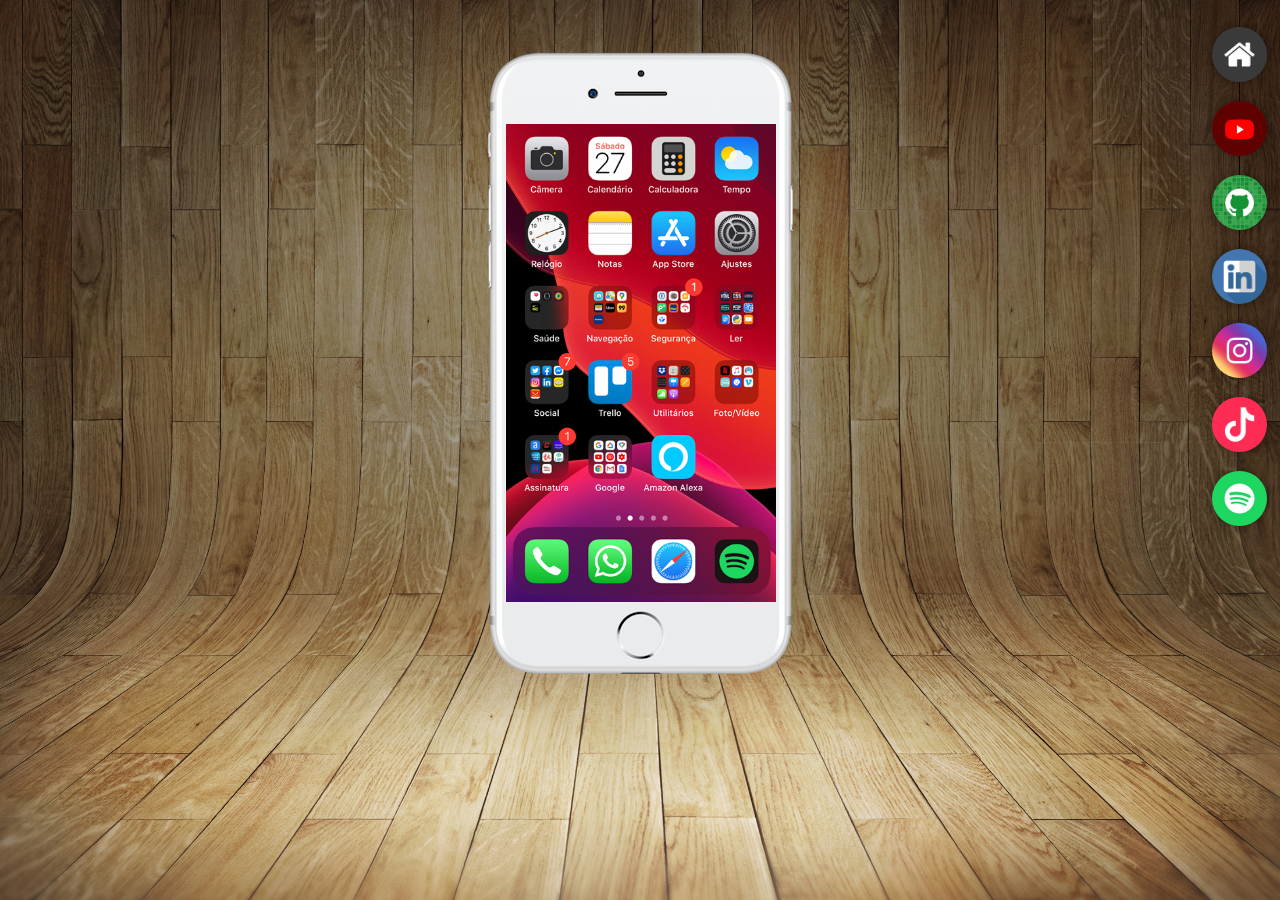
<file: index.html>
<!DOCTYPE html>
<html lang="pt-br">
<head>
    <meta charset="UTF-8">
    <meta name="viewport" content="width=device-width, initial-scale=1.0">
    <link rel="stylesheet" href="styles/style.css">
    <link rel="shortcut icon" href="favicon.ico" type="image/x-icon">
    <title>Projeto Redes Sociais</title>
</head>
<body>
    <main>
        <div id="div-iphone">

            <img id="img-iphone" src="imagens/frame-iphone.png" alt="iPhone Frame com tela preta">
            
            <iframe name="iframe" src="pags/pag-home.html" frameborder="0">
                <p>Seu navegador não suporta iframes.</p>
            </iframe>

        </div>

        <div id="div-botoes">
            
            <a href="pags/pag-home.html" target="iframe">
                <img class="botao" src="imagens/logo-home.jpg" alt="Botão Home">
            </a> <br>

            <a href="pags/pag-yt.html" target="iframe">
                <img class="botao" src="imagens/logo-youtube.jpg" alt="Botão Youtube">
            </a> <br>

            <a href="pags/pag-github.html" target="iframe">
                <img class="botao" src="imagens/logo-github.jpg" alt="Botão ">
            </a> <br>
            
            <a href="pags/pag-linkedin.html " target="iframe">
                <img class="botao" src="imagens/logo-linkedin.png" alt="Botão ">
            </a> <br>

            <a href="pags/pag-instagram.html" target="iframe">
                <img class="botao" src="imagens/logo-instagram.jpg" alt="Botão ">
            </a> <br>

            <a href="pags/pag-tiktok.html" target="iframe">
                <img class="botao" src="imagens/logo-tiktok.png" alt="Botão ">
            </a> <br>

            <a href="pags/pag-spotify.html" target="iframe">
                <img class="botao" src="imagens/logo-spotify.jpg" alt="Botão ">
            </a>


        </div>
    </main>
</body>
</html>
</file>
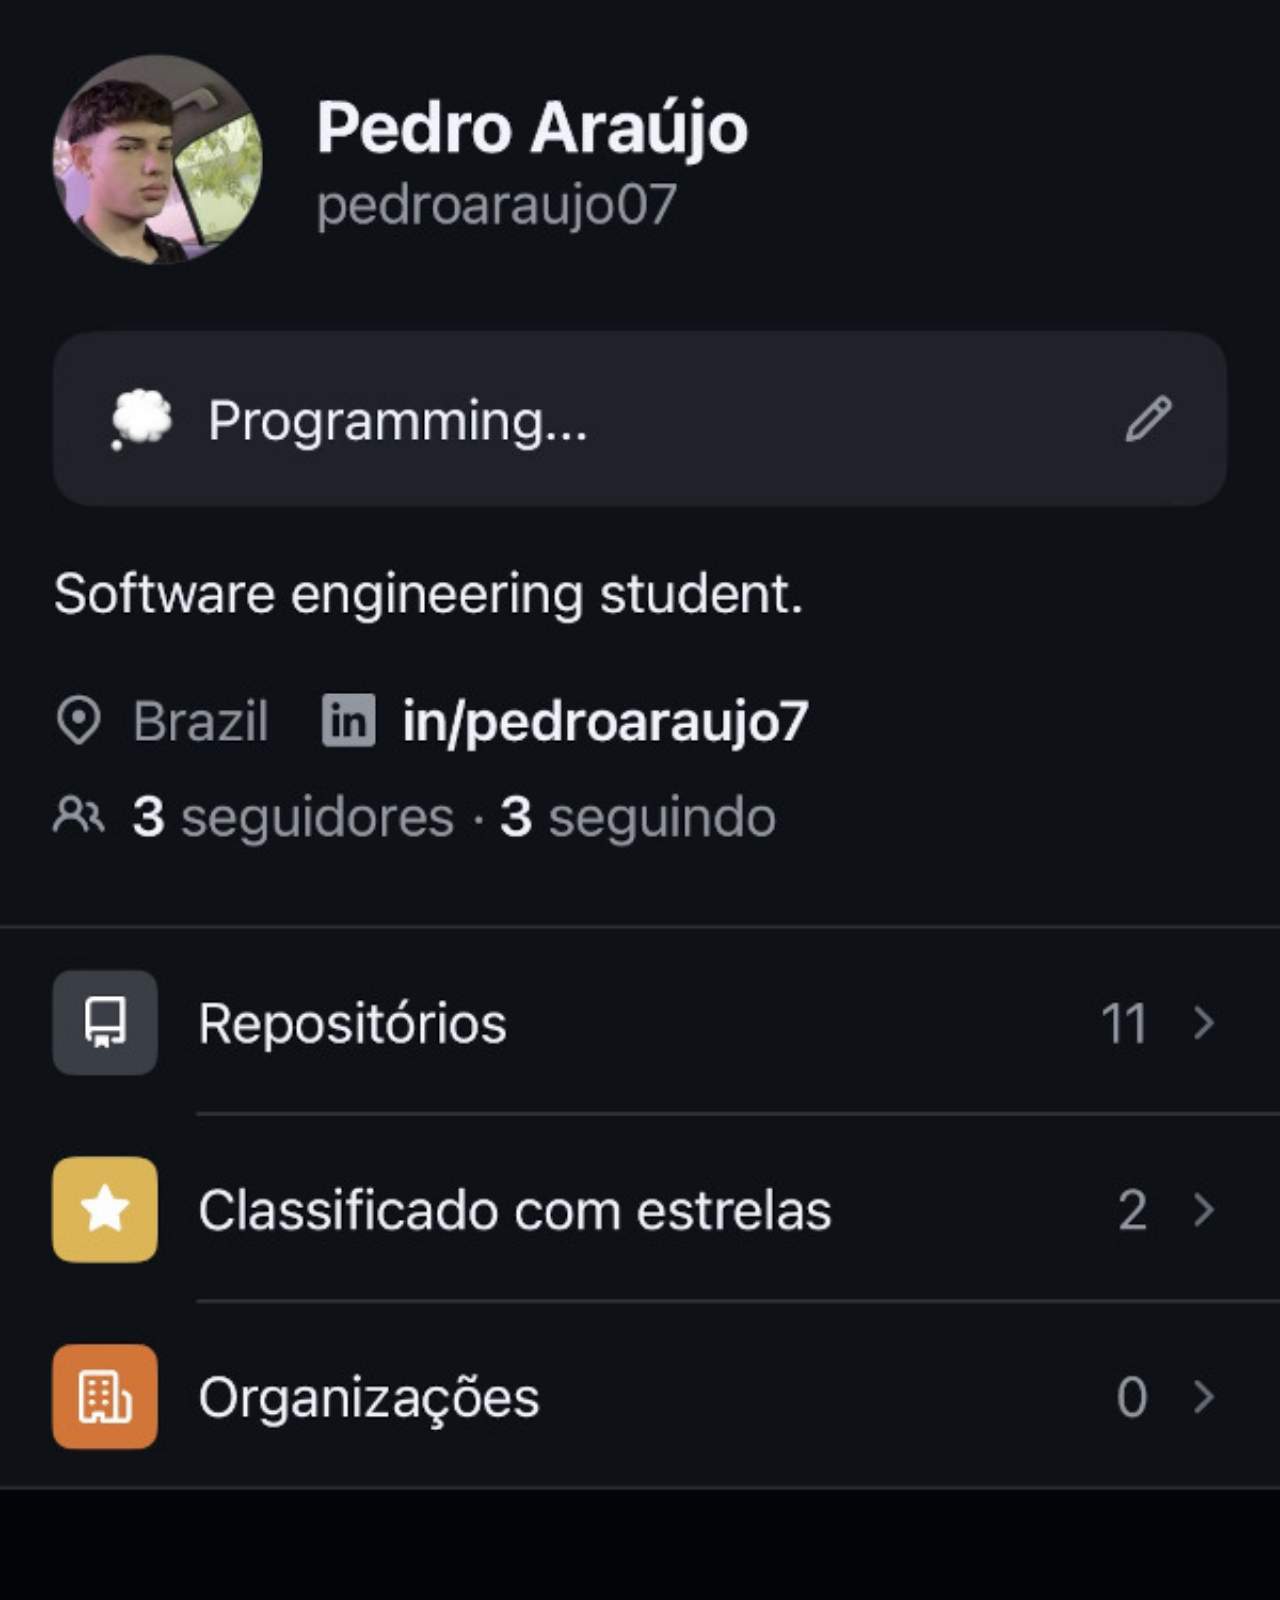
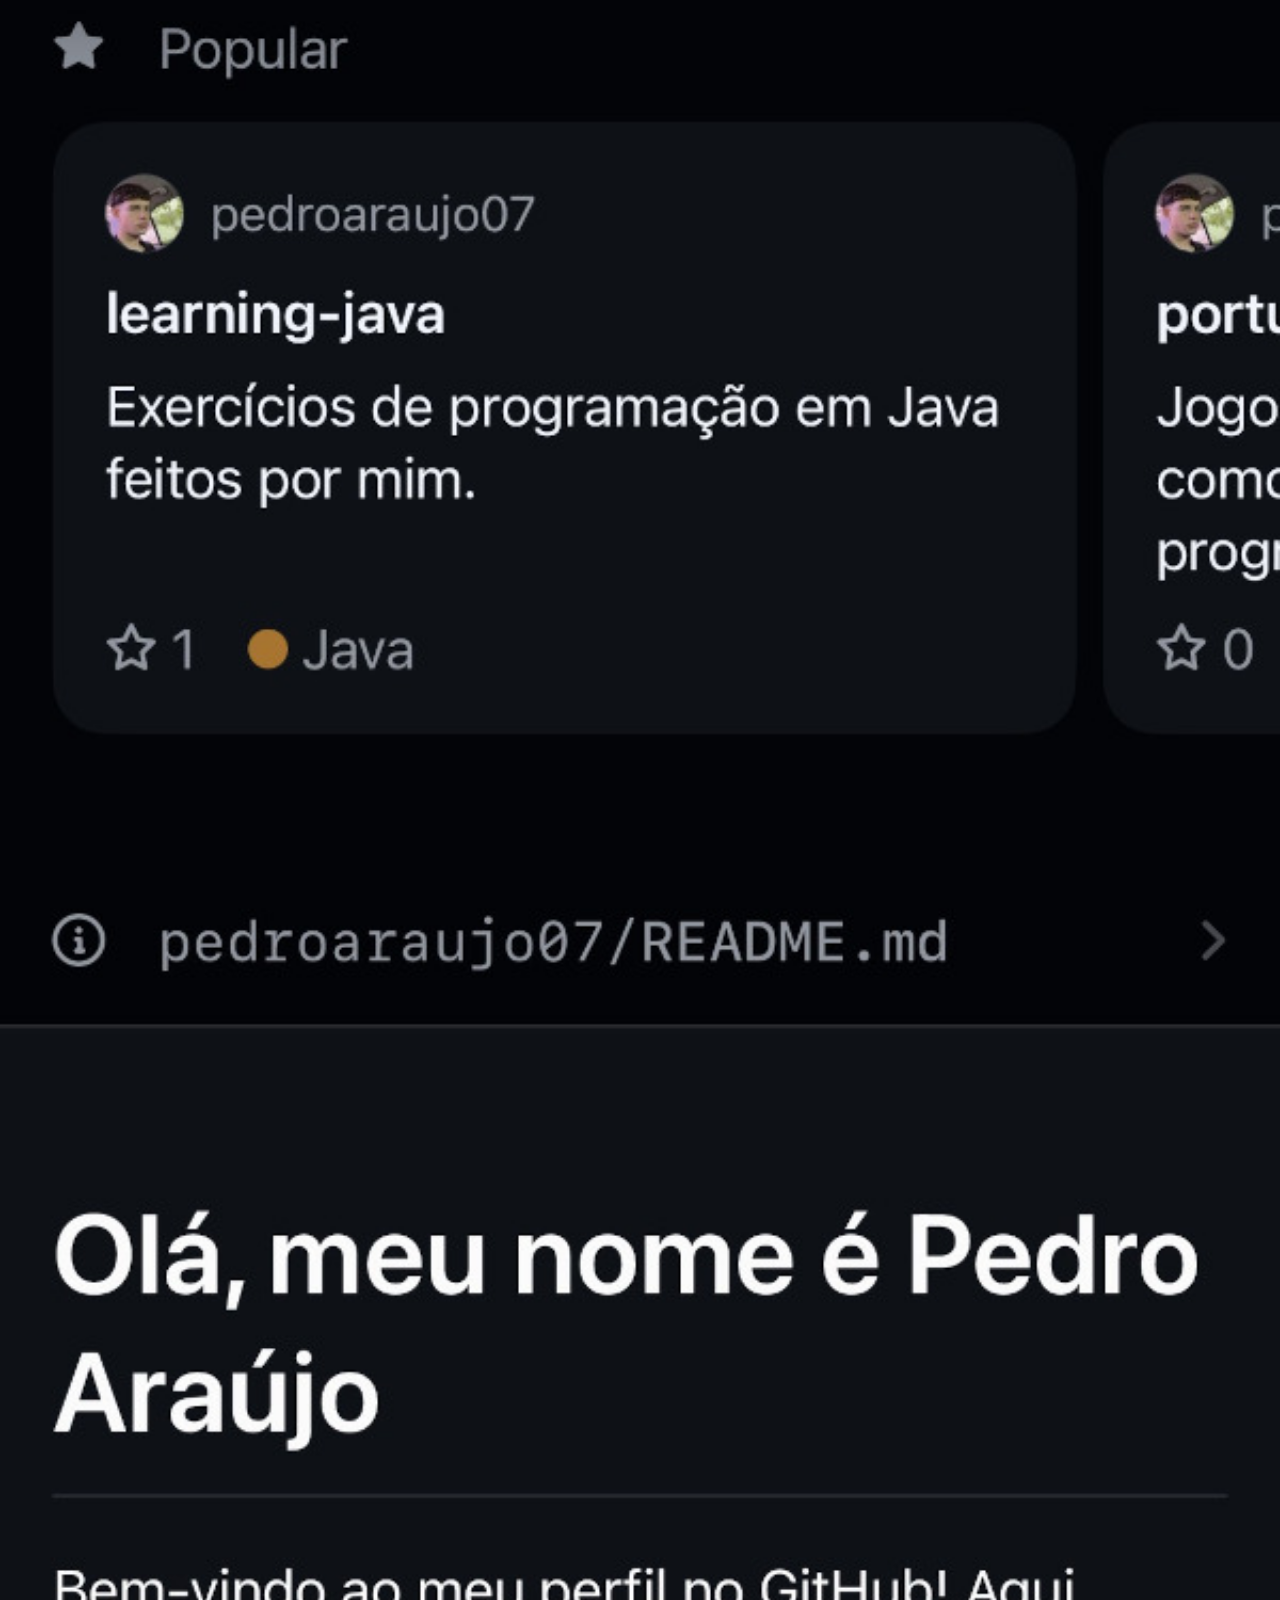
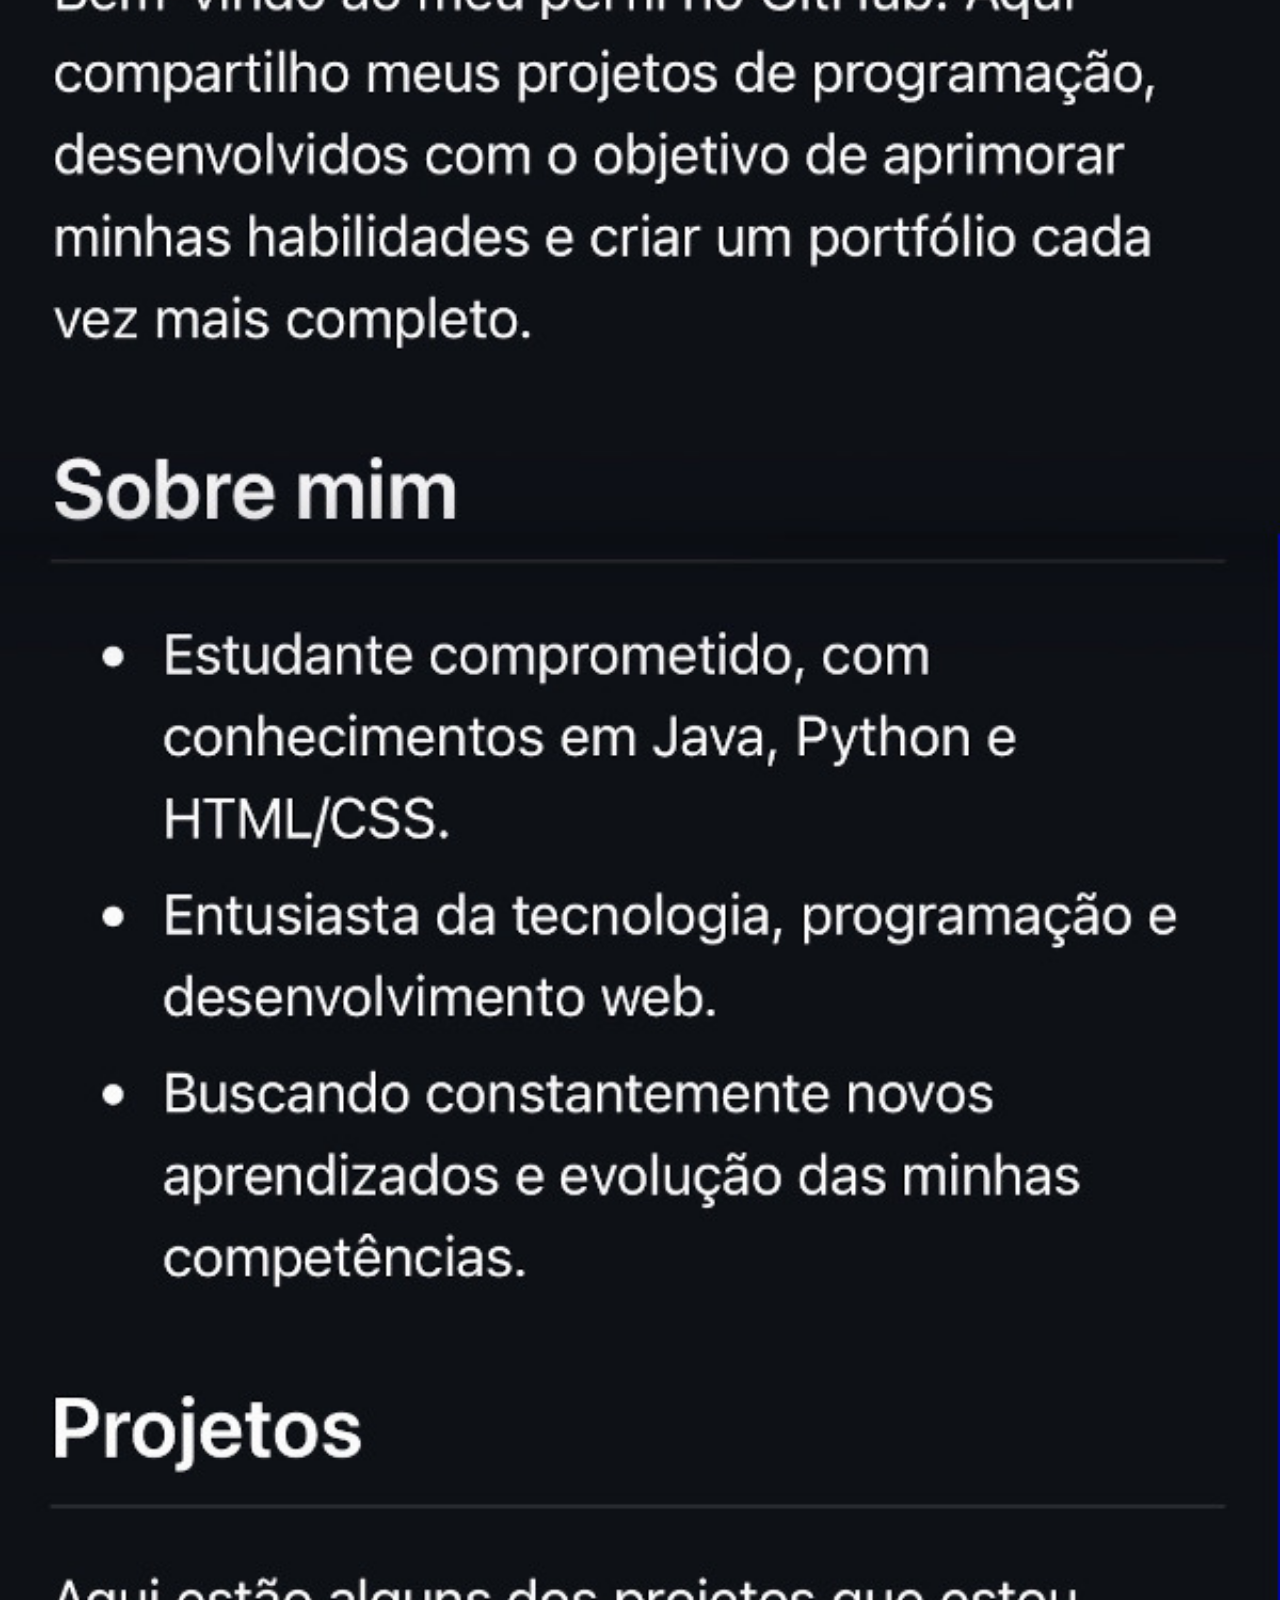
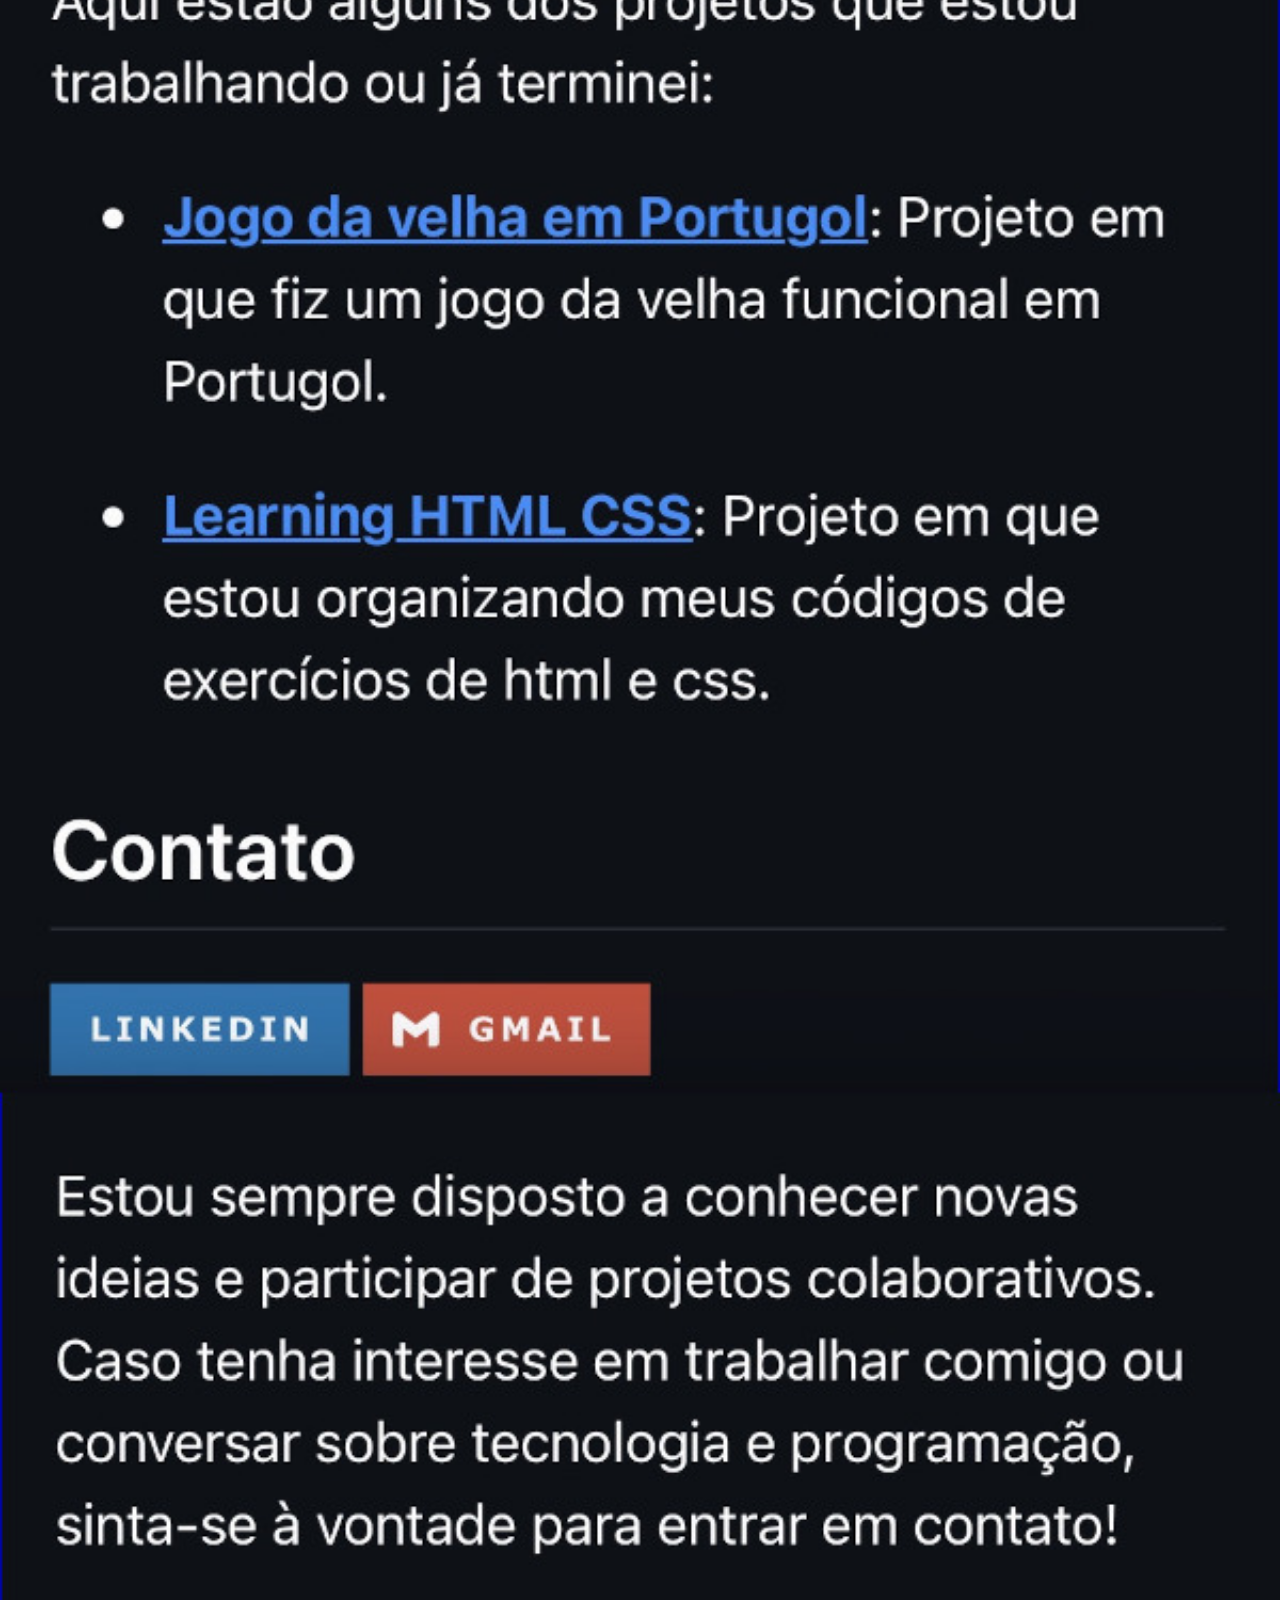
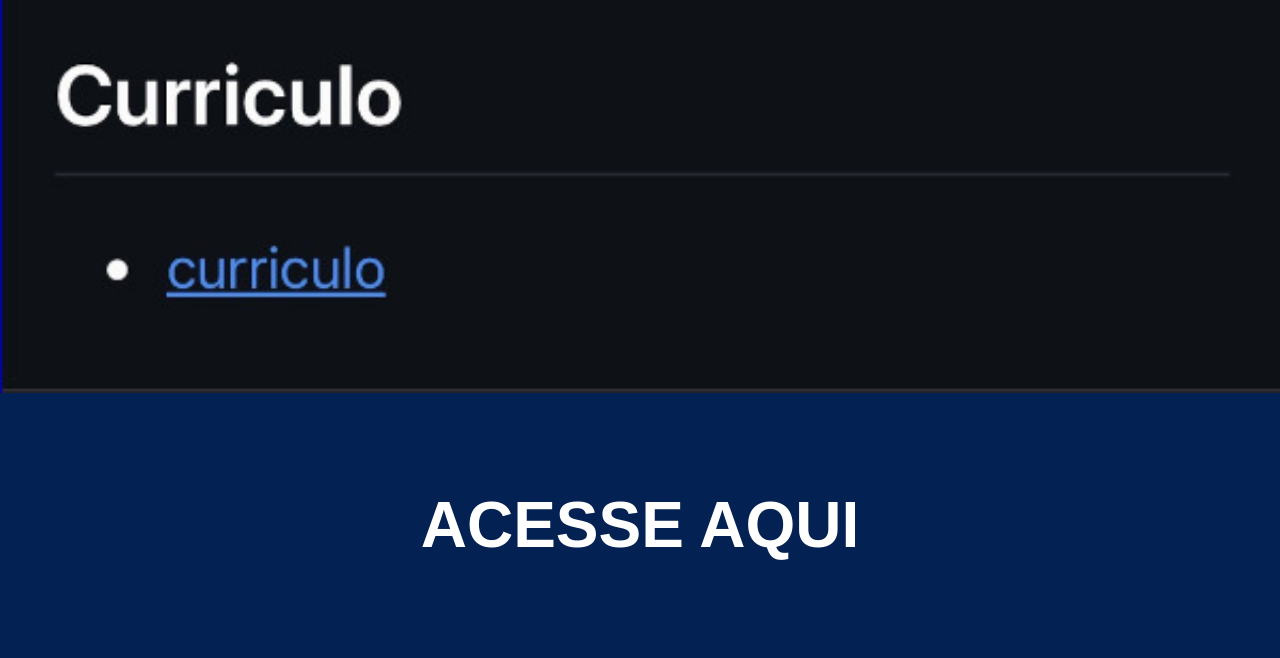
<file: pags/pag-github.html>
<!DOCTYPE html>
<html lang="pt-br">
<head>
    <meta charset="UTF-8">
    <meta name="viewport" content="width=device-width, initial-scale=1.0">
    <link rel="stylesheet" href="../styles/pags.css">
    <title>Document</title>

    <style>

        a {
            background-color: #042153;
        }

        a:hover {
            background-color: #5B6ABF;
        }

    </style>

</head>
<body>
    <img src="../imagens/a-github.jpg" alt="Tela GitHub">
    <a href="https://github.com/pedroaraujo07" target="_blank" rel="external">ACESSE AQUI</a>
</body>
</html>
</file>
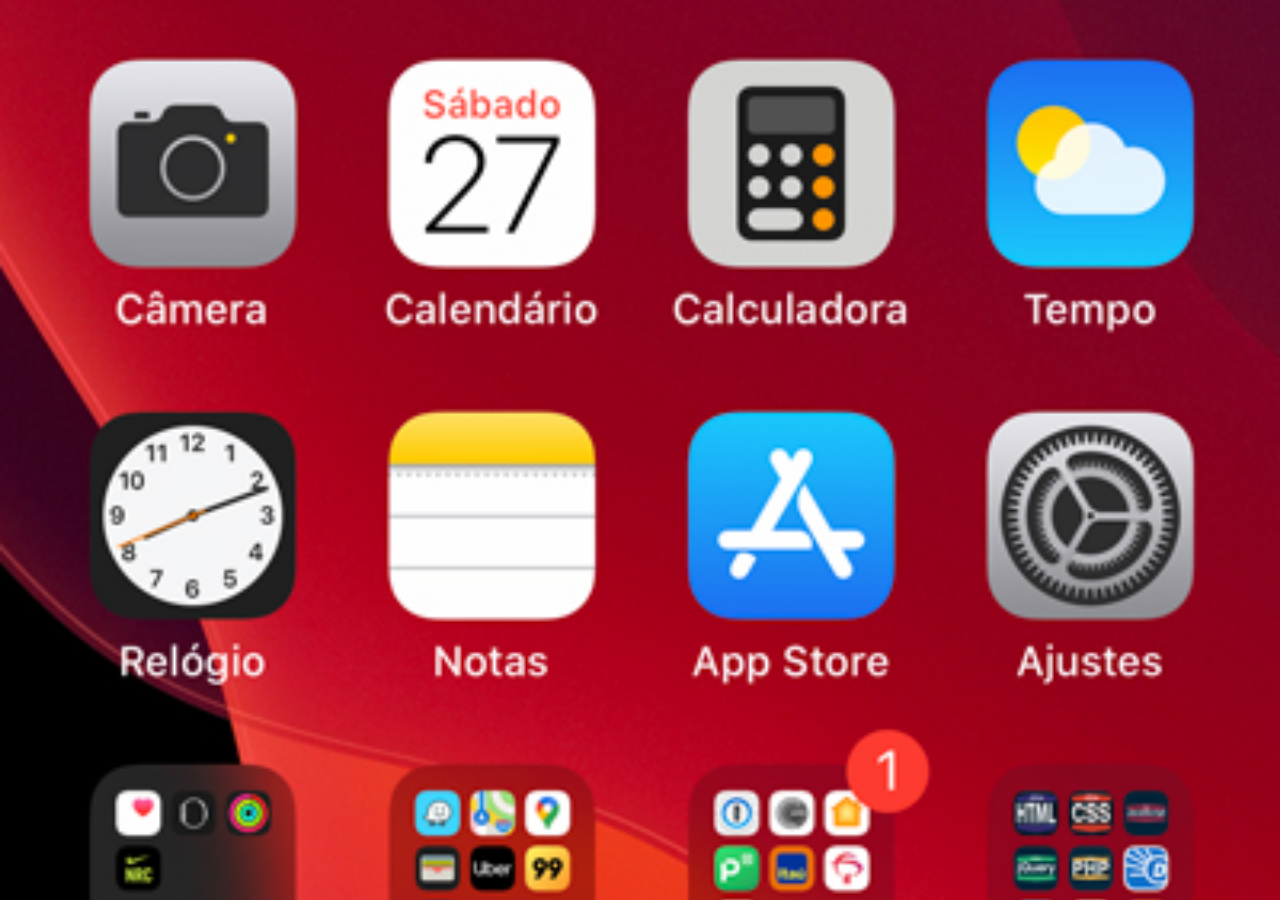
<file: pags/pag-home.html>
<!DOCTYPE html>
<html lang="pt-br">
<head>
    <meta charset="UTF-8">
    <meta name="viewport" content="width=device-width, initial-scale=1.0">
    <link rel="stylesheet" href="../styles/pags.css">
    <title>Document</title>

    <style>

        body {
            background-image: url(../imagens/tela-home.jpg);
            width: 100vw;
            height: 100vh;
            background-color: black;
            background-size: cover;
            background-repeat: no-repeat;
        }

    </style>

</head>
<body>
</body>
</html>
</file>
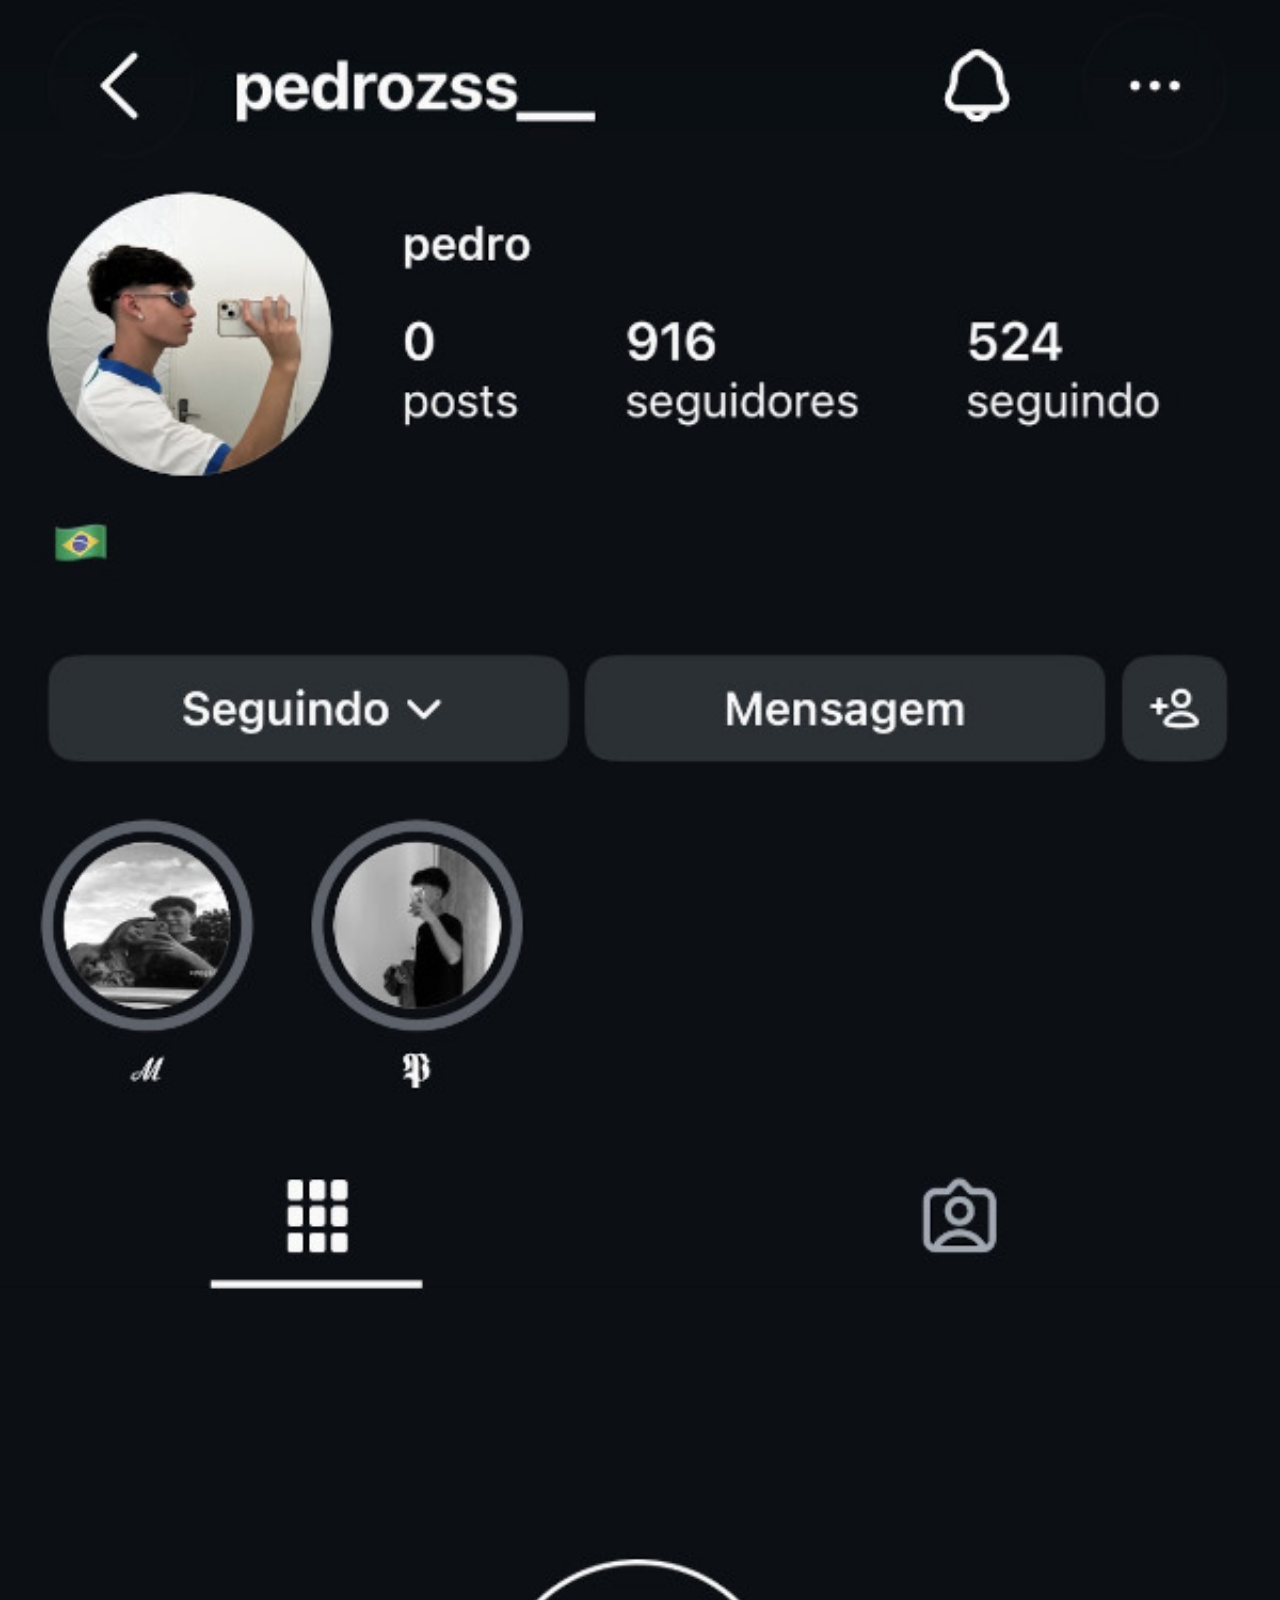
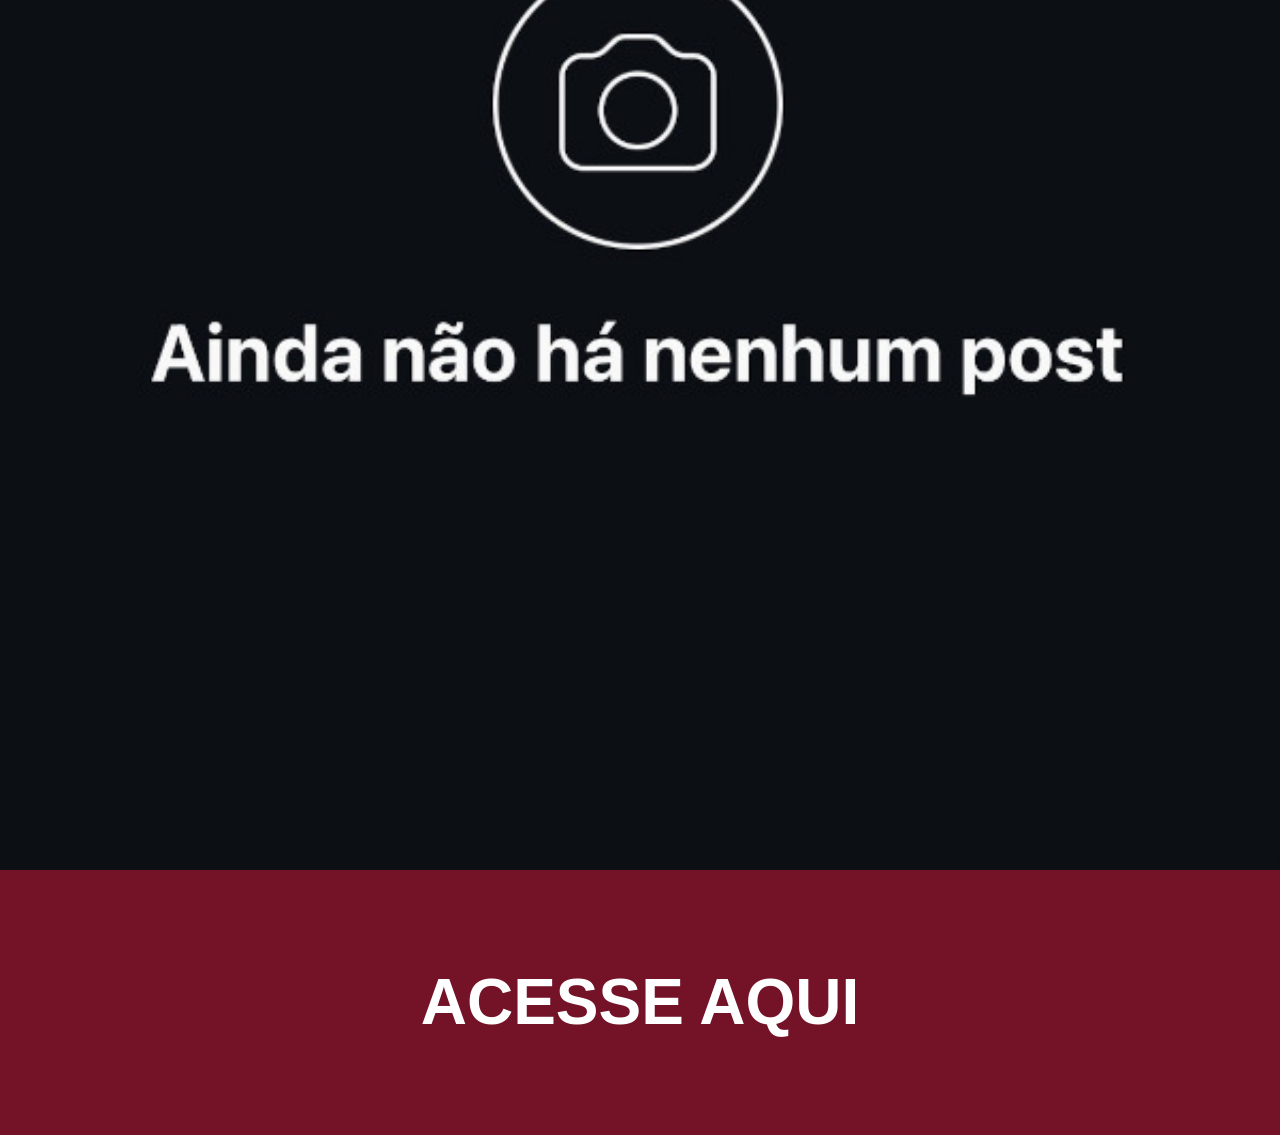
<file: pags/pag-instagram.html>
<!DOCTYPE html>
<html lang="pt-br">
<head>
    <meta charset="UTF-8">
    <meta name="viewport" content="width=device-width, initial-scale=1.0">
    <link rel="stylesheet" href="../styles/pags.css">
    <title>Document</title>

    <style>

        a {
            background-color: rgb(116, 18, 39);
        }

        a:hover {
            background-color: rgb(183, 26, 60);
        }

    </style>

</head>
<body>
    <img src="../imagens/a-insta.jpg" alt="Tela Instagram">
    <a href="https://www.instagram.com/pedrozss__?igsh=MWliZTltb2duZTExOA%3D%3D&utm_source=qr" target="_blank" rel="external">ACESSE AQUI</a>
</body>
</html>
</file>
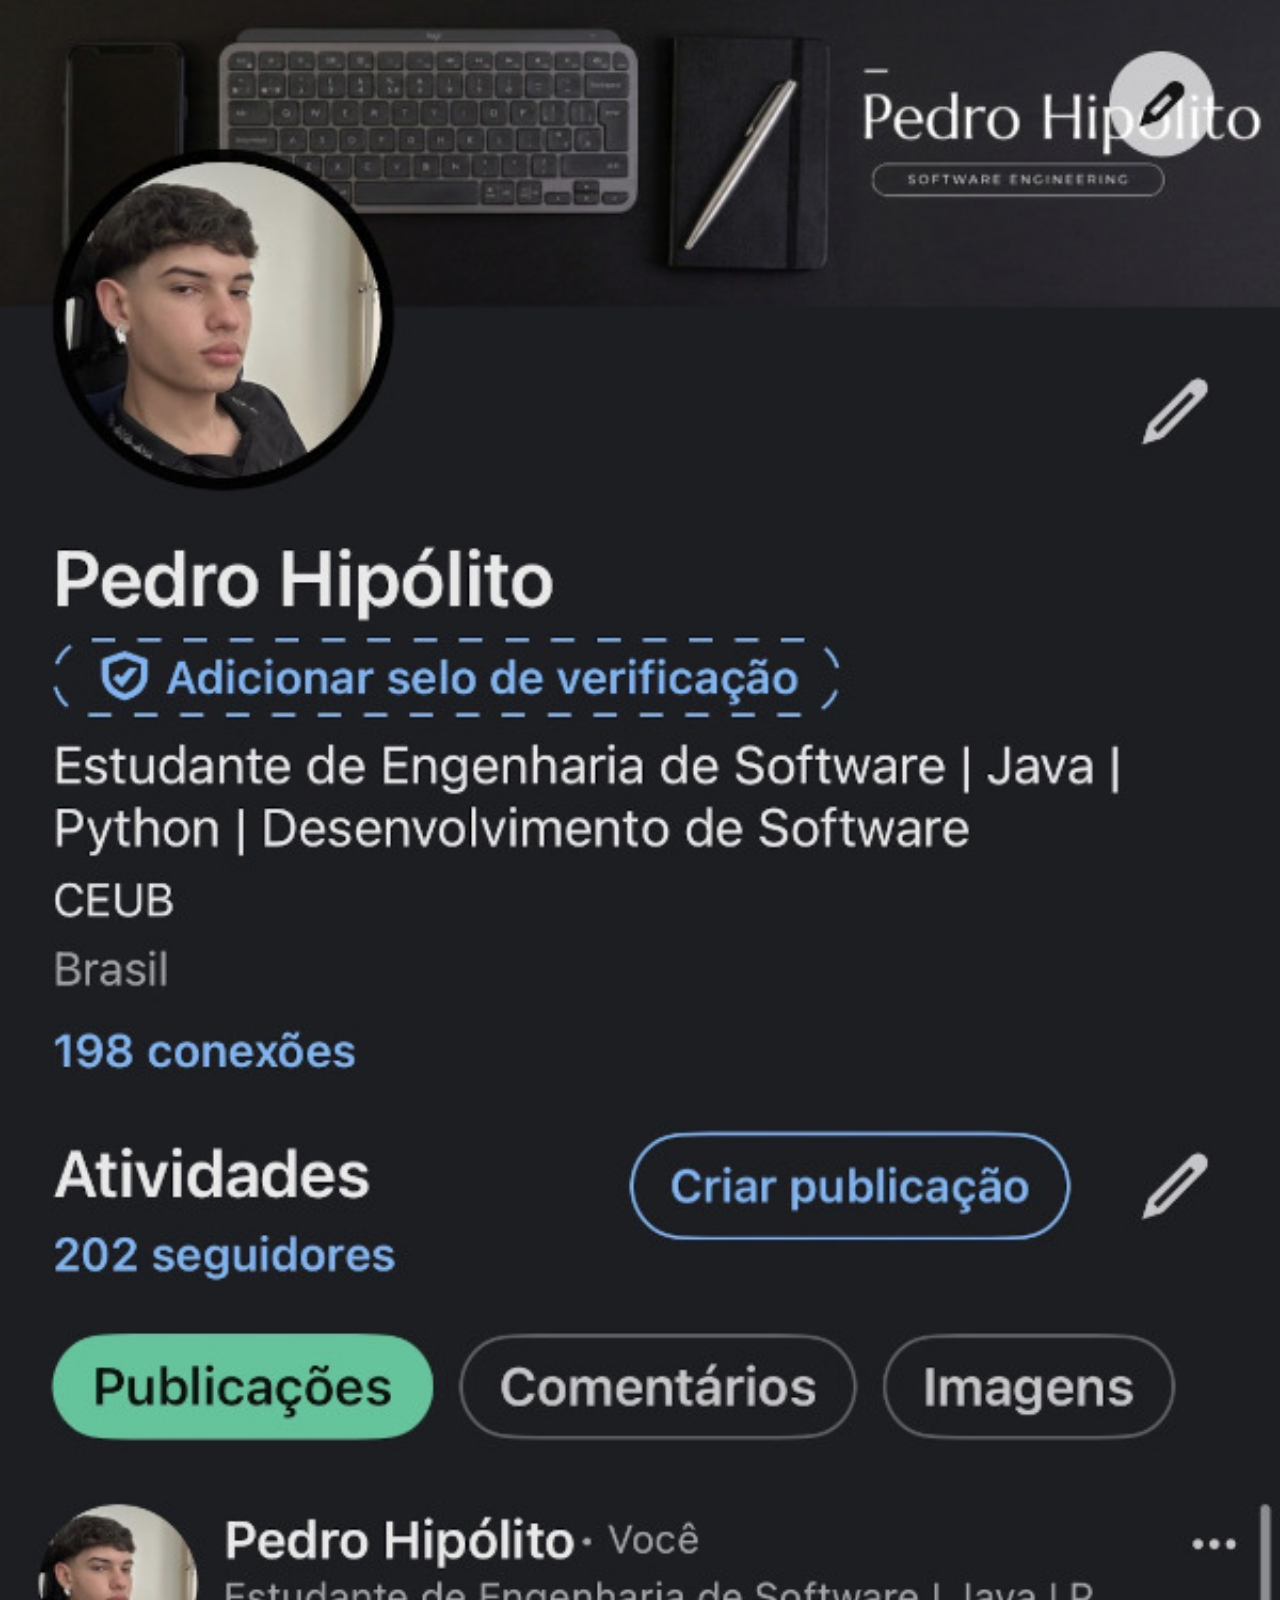
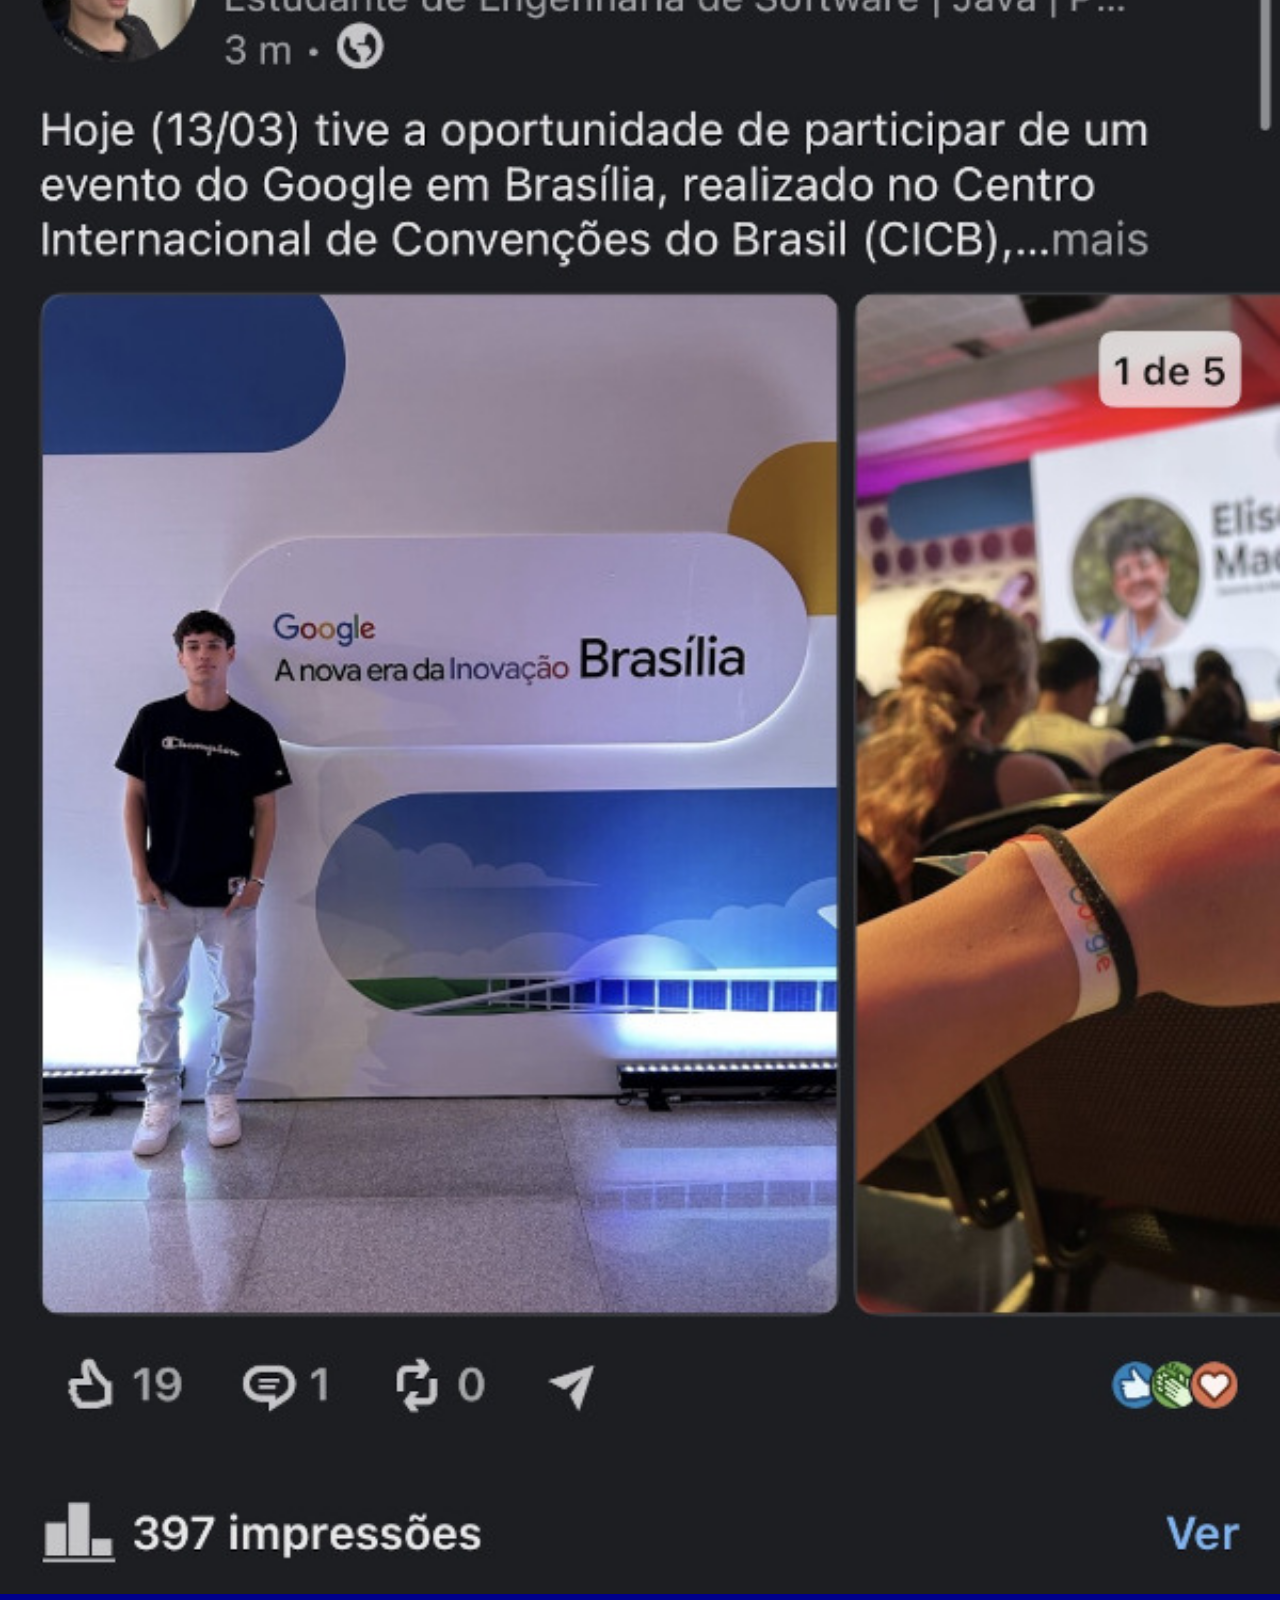
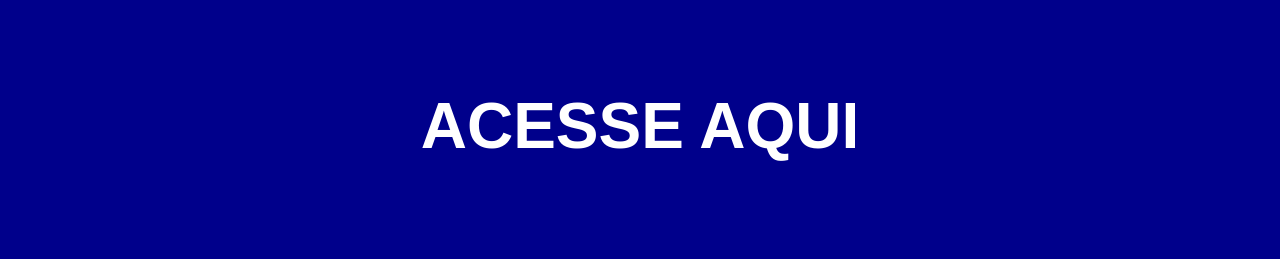
<file: pags/pag-linkedin.html>
<!DOCTYPE html>
<html lang="pt-br">
<head>
    <meta charset="UTF-8">
    <meta name="viewport" content="width=device-width, initial-scale=1.0">
    <link rel="stylesheet" href="../styles/pags.css">
    <title>Document</title>

    <style>

        a {
            background-color: darkblue;
        }

        a:hover {
            background-color: rgb(85, 85, 232);
        }

    </style>

</head>
<body>
    <img src="../imagens/a-linkedin.jpg" alt="Tela LinkedIn">
    <a href="https://www.linkedin.com/in/pedroaraujo7/" target="_blank" rel="external">ACESSE AQUI</a>
</body>
</html>
</file>
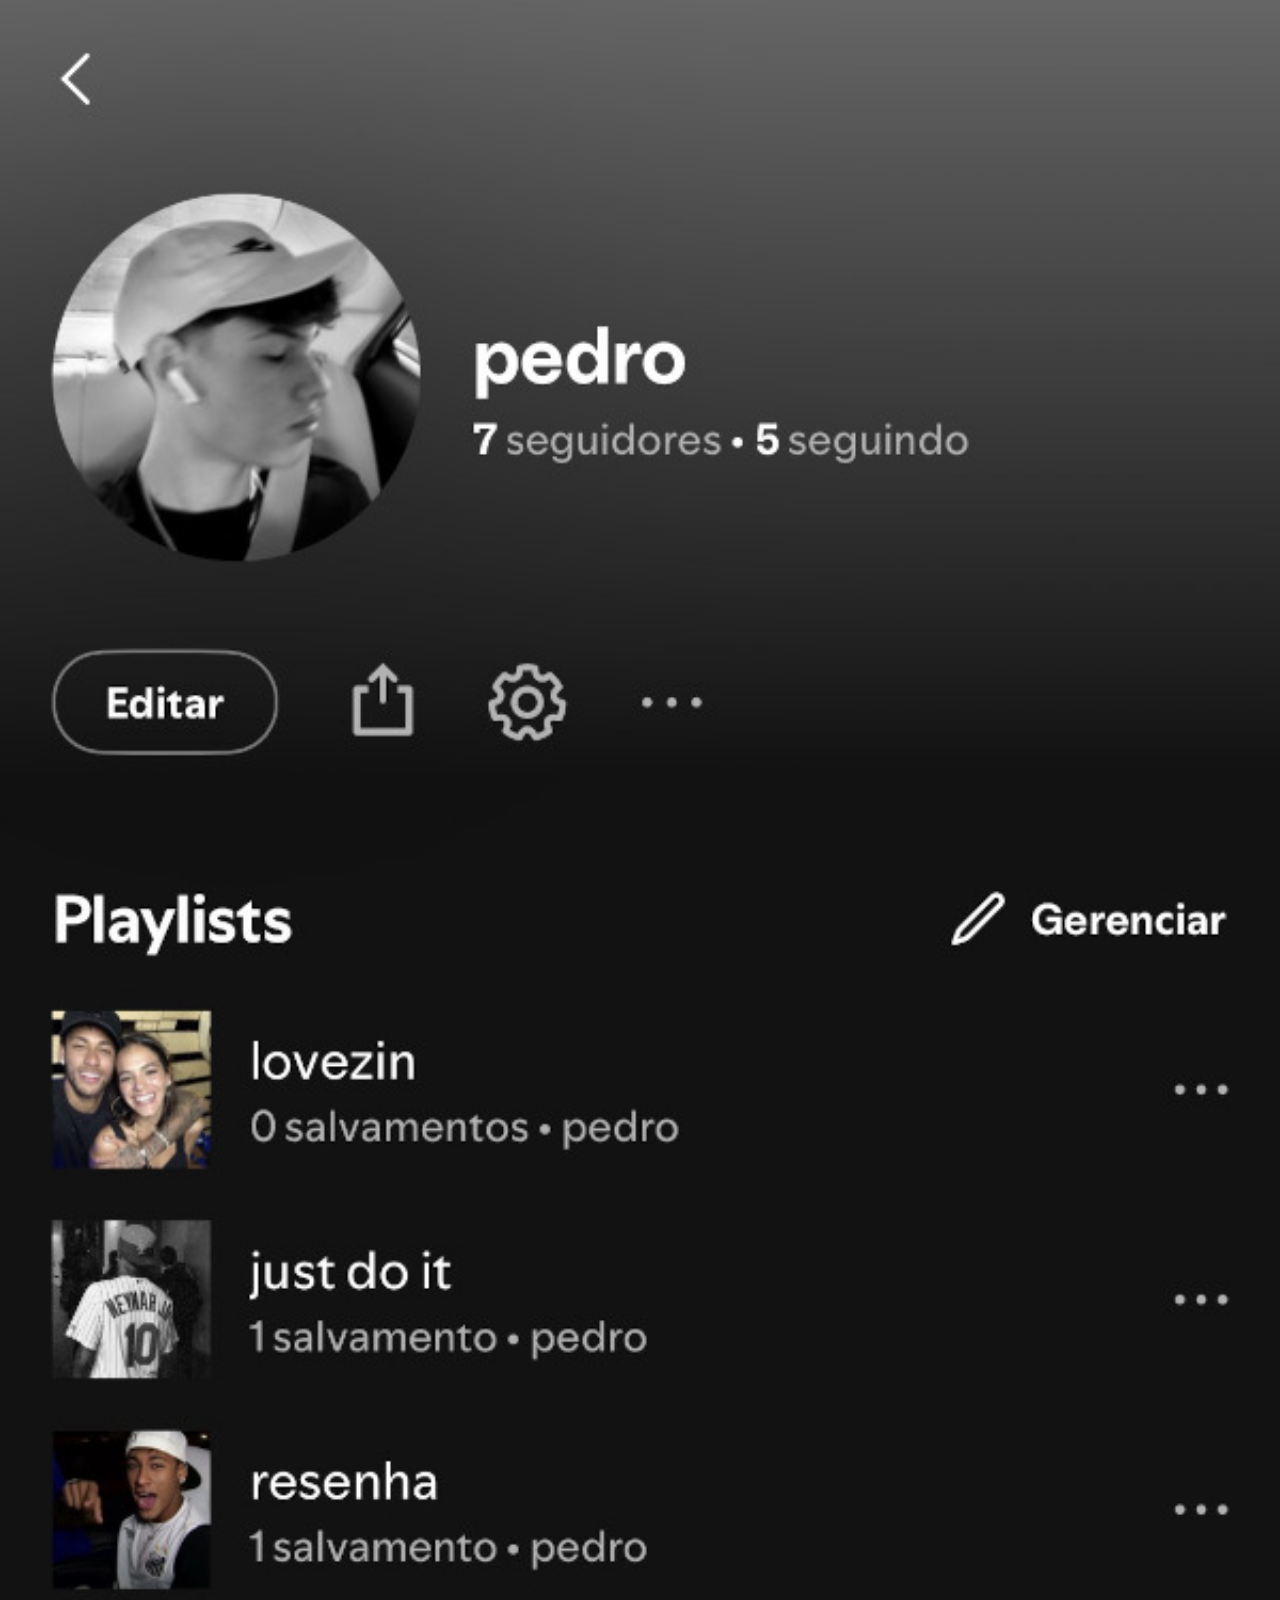
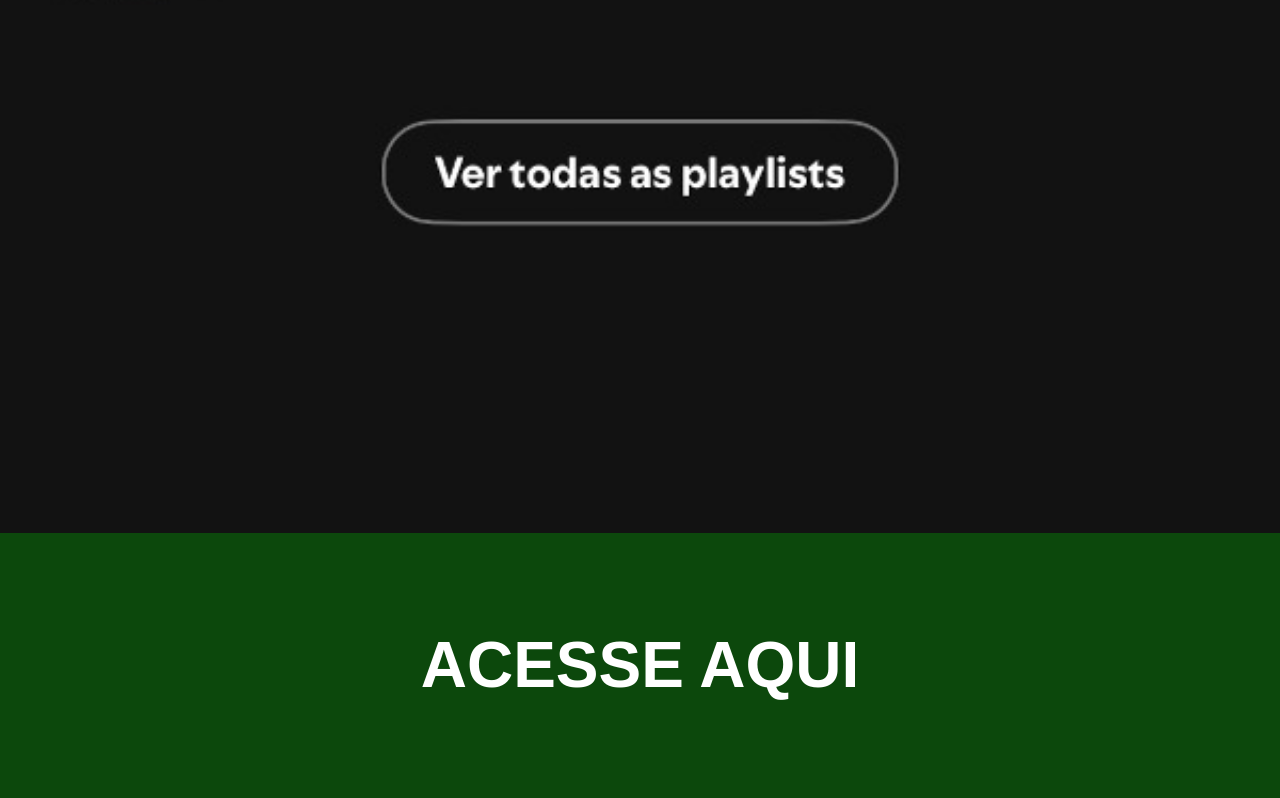
<file: pags/pag-spotify.html>
<!DOCTYPE html>
<html lang="pt-br">
<head>
    <meta charset="UTF-8">
    <meta name="viewport" content="width=device-width, initial-scale=1.0">
    <link rel="stylesheet" href="../styles/pags.css">
    <title>Document</title>

    <style>

        a {
            background-color: rgb(12, 72, 12);
        }

        a:hover {
            background-color: rgb(97, 210, 97);
        }

    </style>

</head>
<body>
    <img src="../imagens/a-spotify.jpg" alt="Tela Spotify">
    <a href="https://open.spotify.com/user/pedrinho.hipolito?si=6b6jMfPFTbq81ZI9ZP5lcg" target="_blank" rel="external">ACESSE AQUI</a>
</body>
</html>
</file>
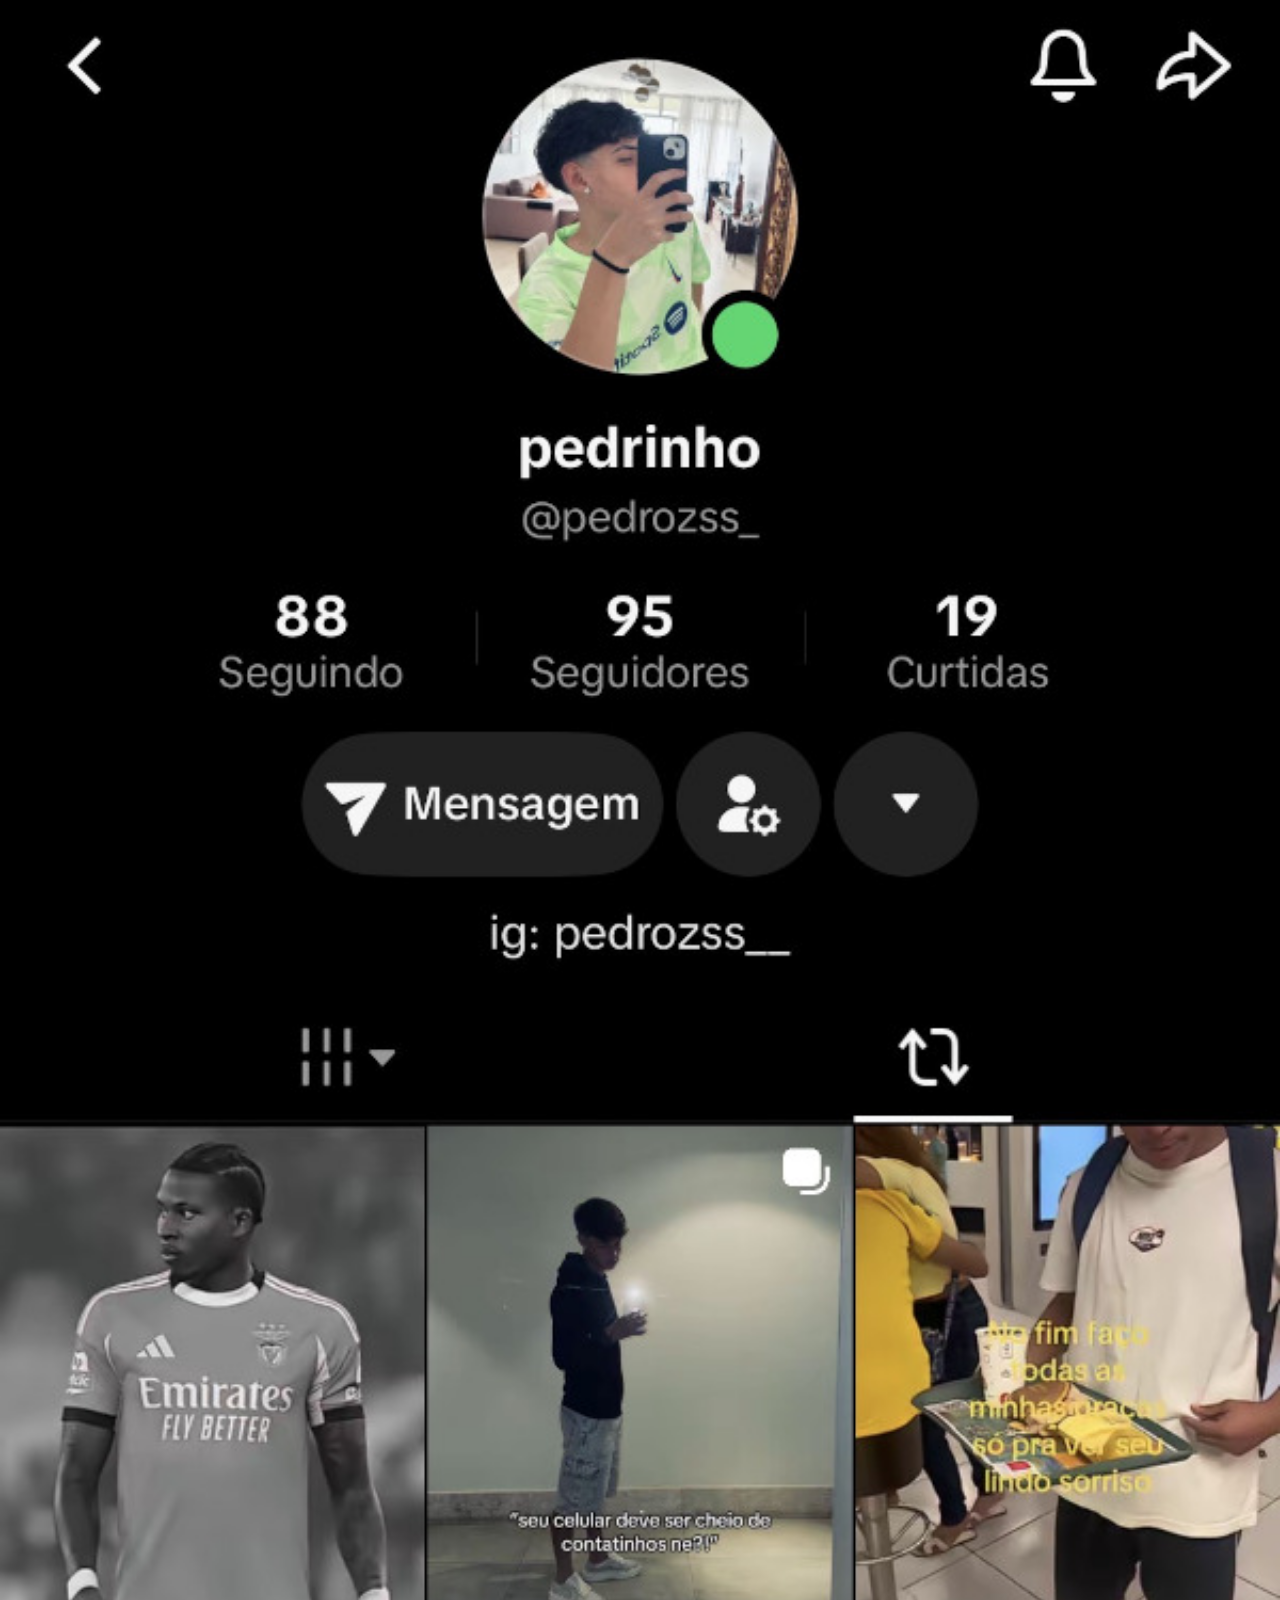
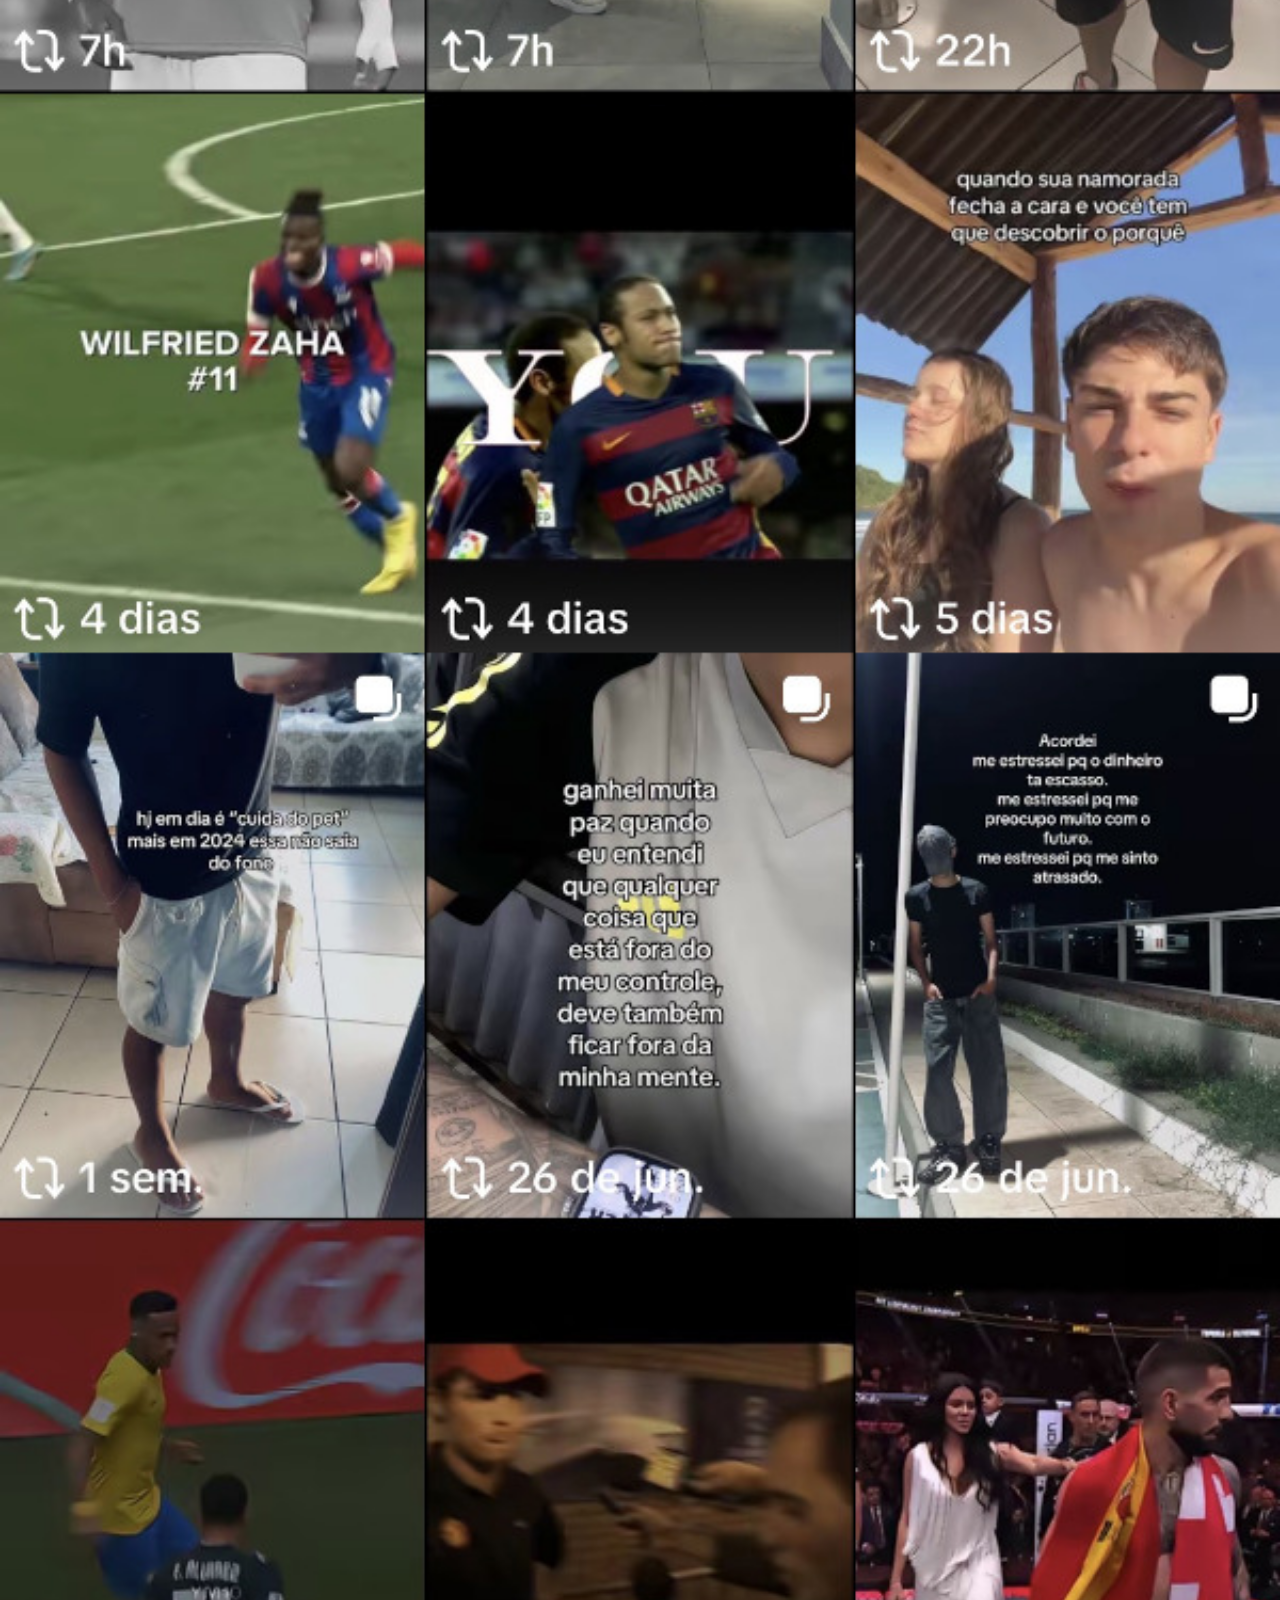
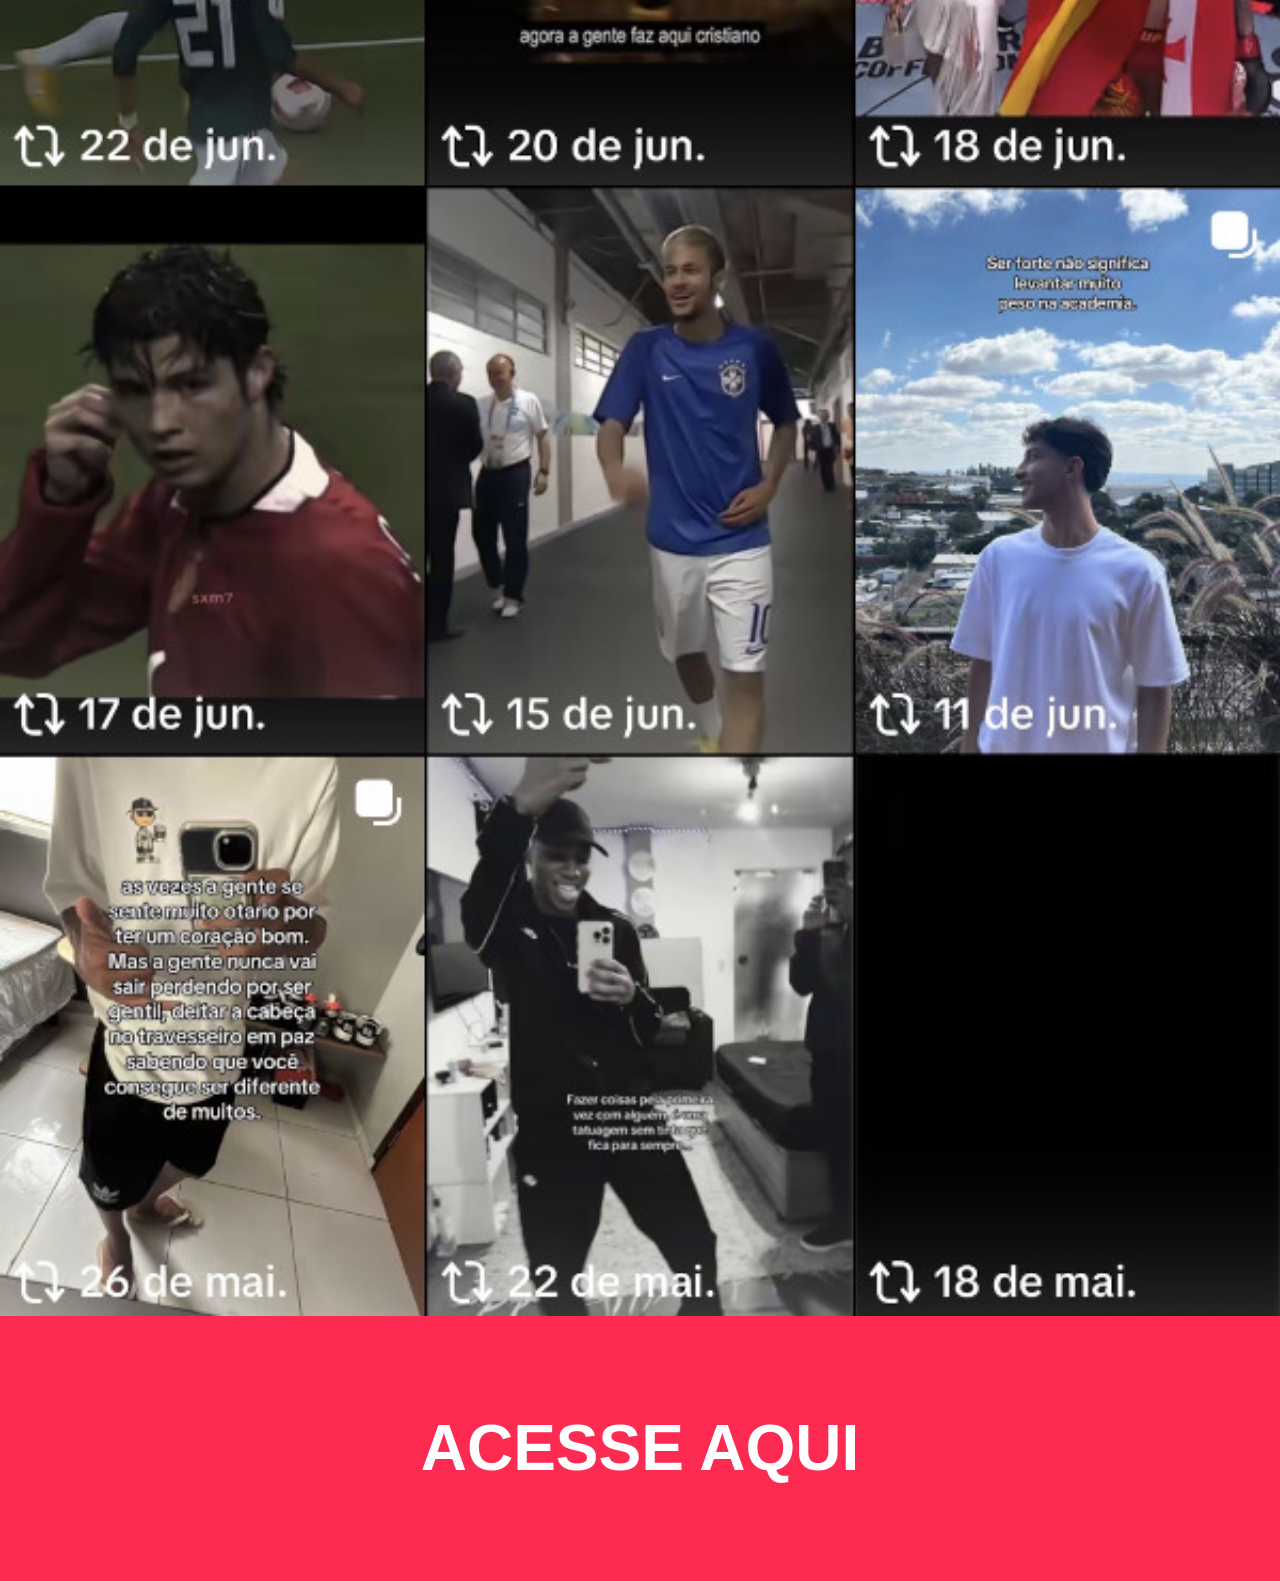
<file: pags/pag-tiktok.html>
<!DOCTYPE html>
<html lang="pt-br">
<head>
    <meta charset="UTF-8">
    <meta name="viewport" content="width=device-width, initial-scale=1.0">
    <link rel="stylesheet" href="../styles/pags.css">
    <title>Document</title>

    <style>

        a {
            background-color: #FD2A52;
        }

        a:hover {
            background-color: #01f3ee;
        }

    </style>

</head>
<body>
    <img src="../imagens/a-tiktok.jpg" alt="Tela TikTok">
    <a href="https://www.tiktok.com/@pedrozss_?_r=1&_t=ZS-97lXstB2xIA" target="_blank" rel="external">ACESSE AQUI</a>
</body>
</html>
</file>
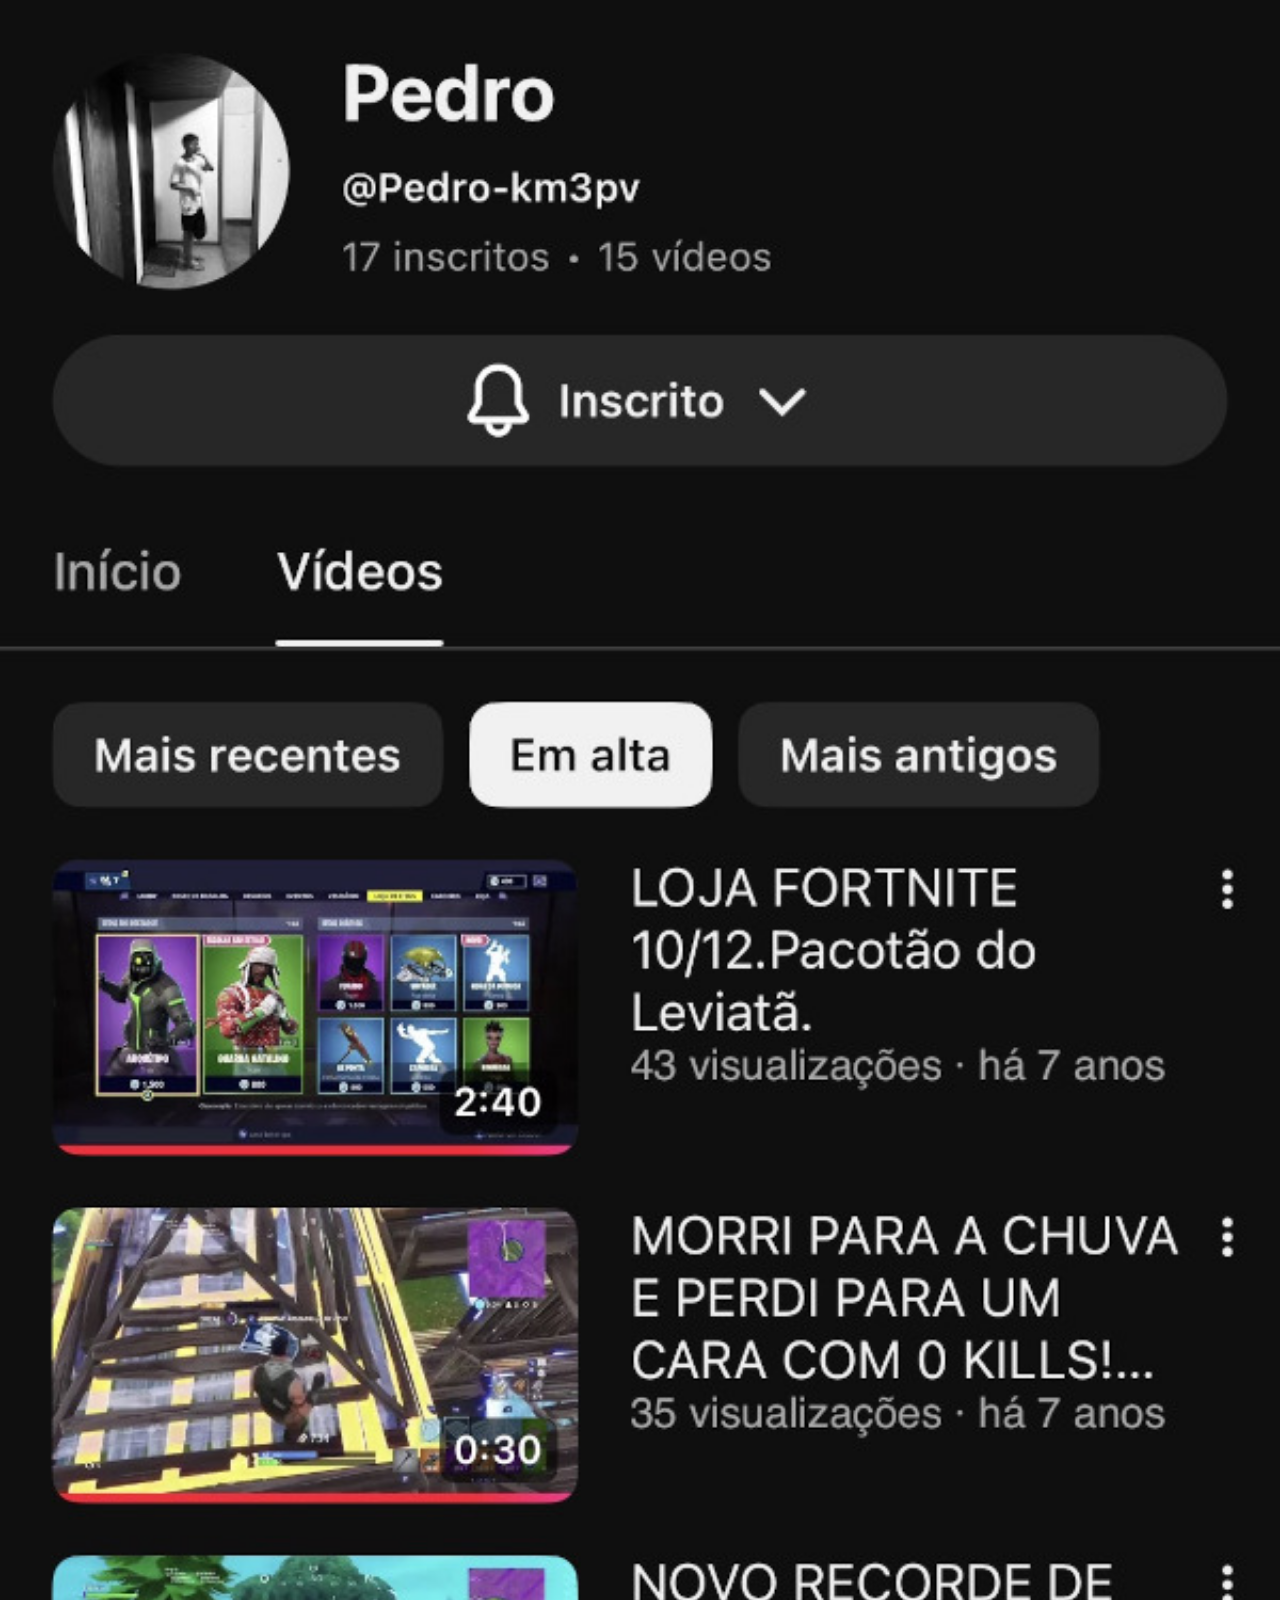
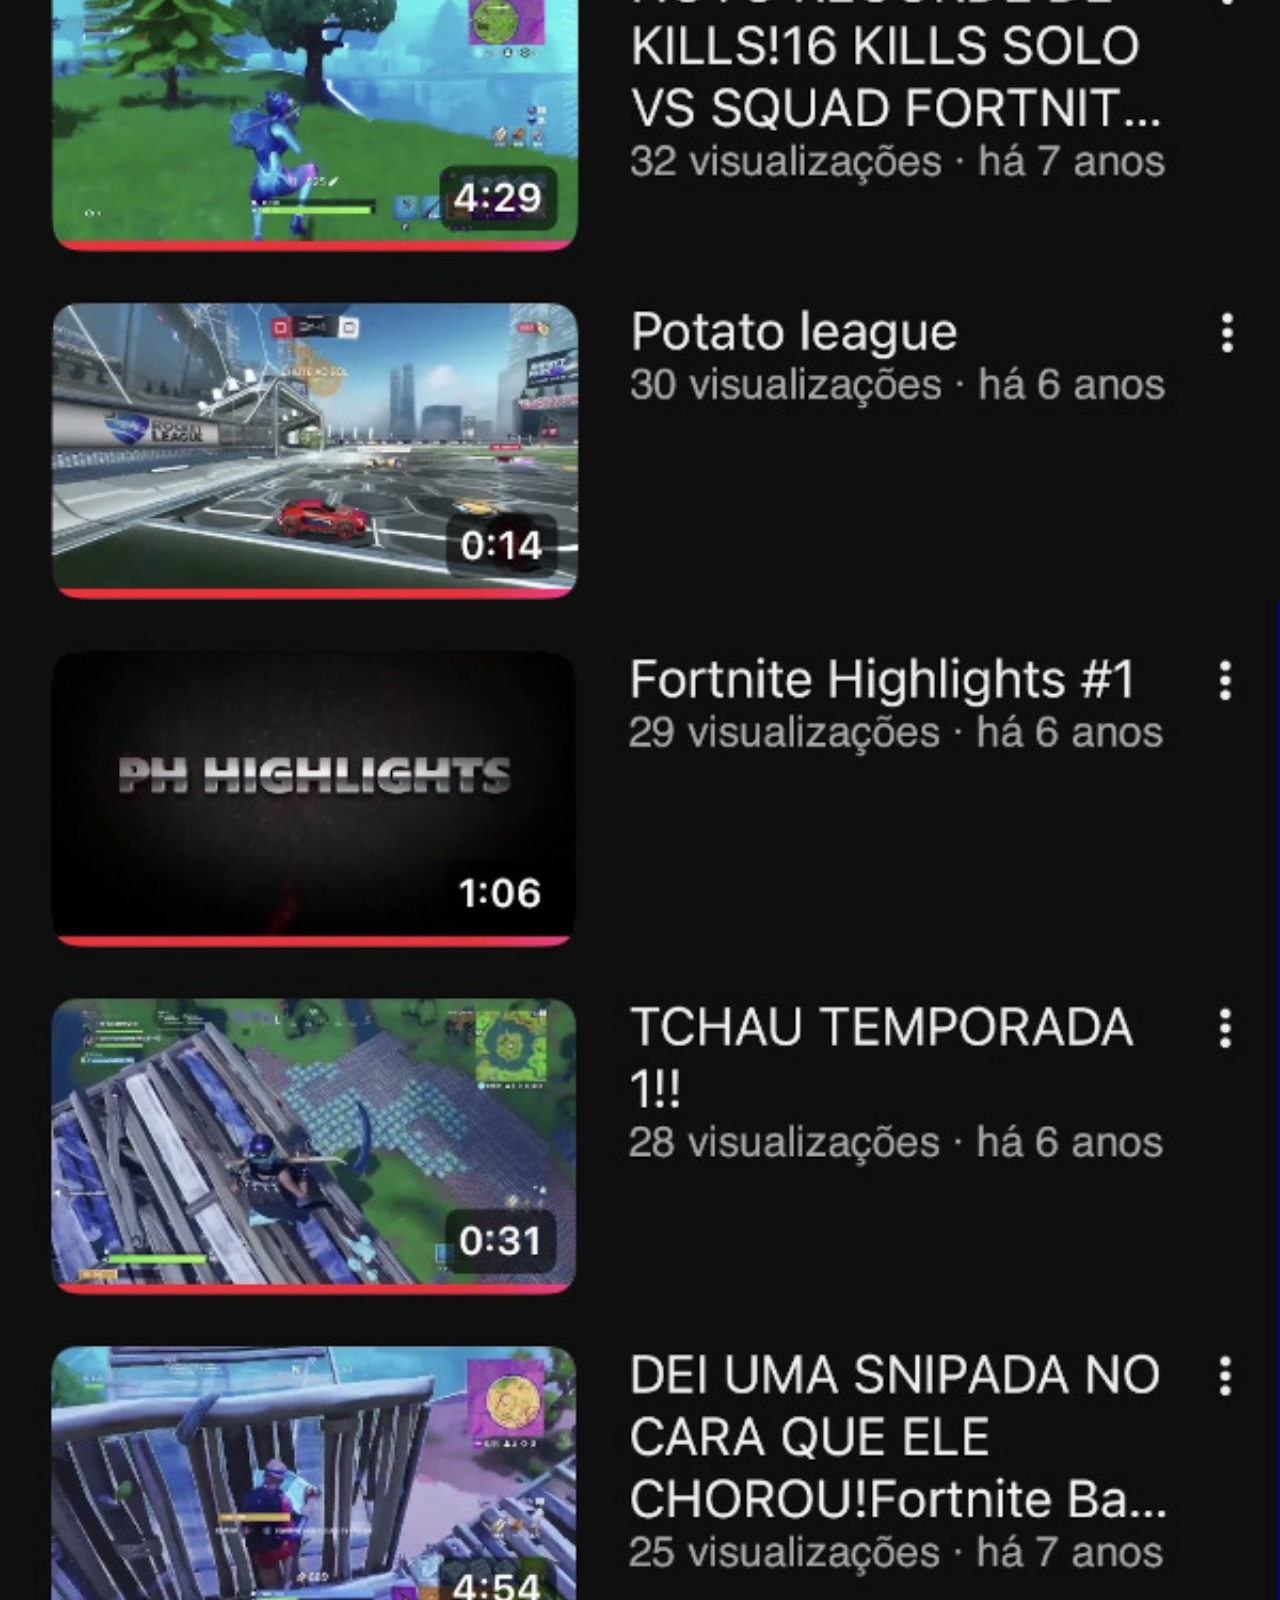
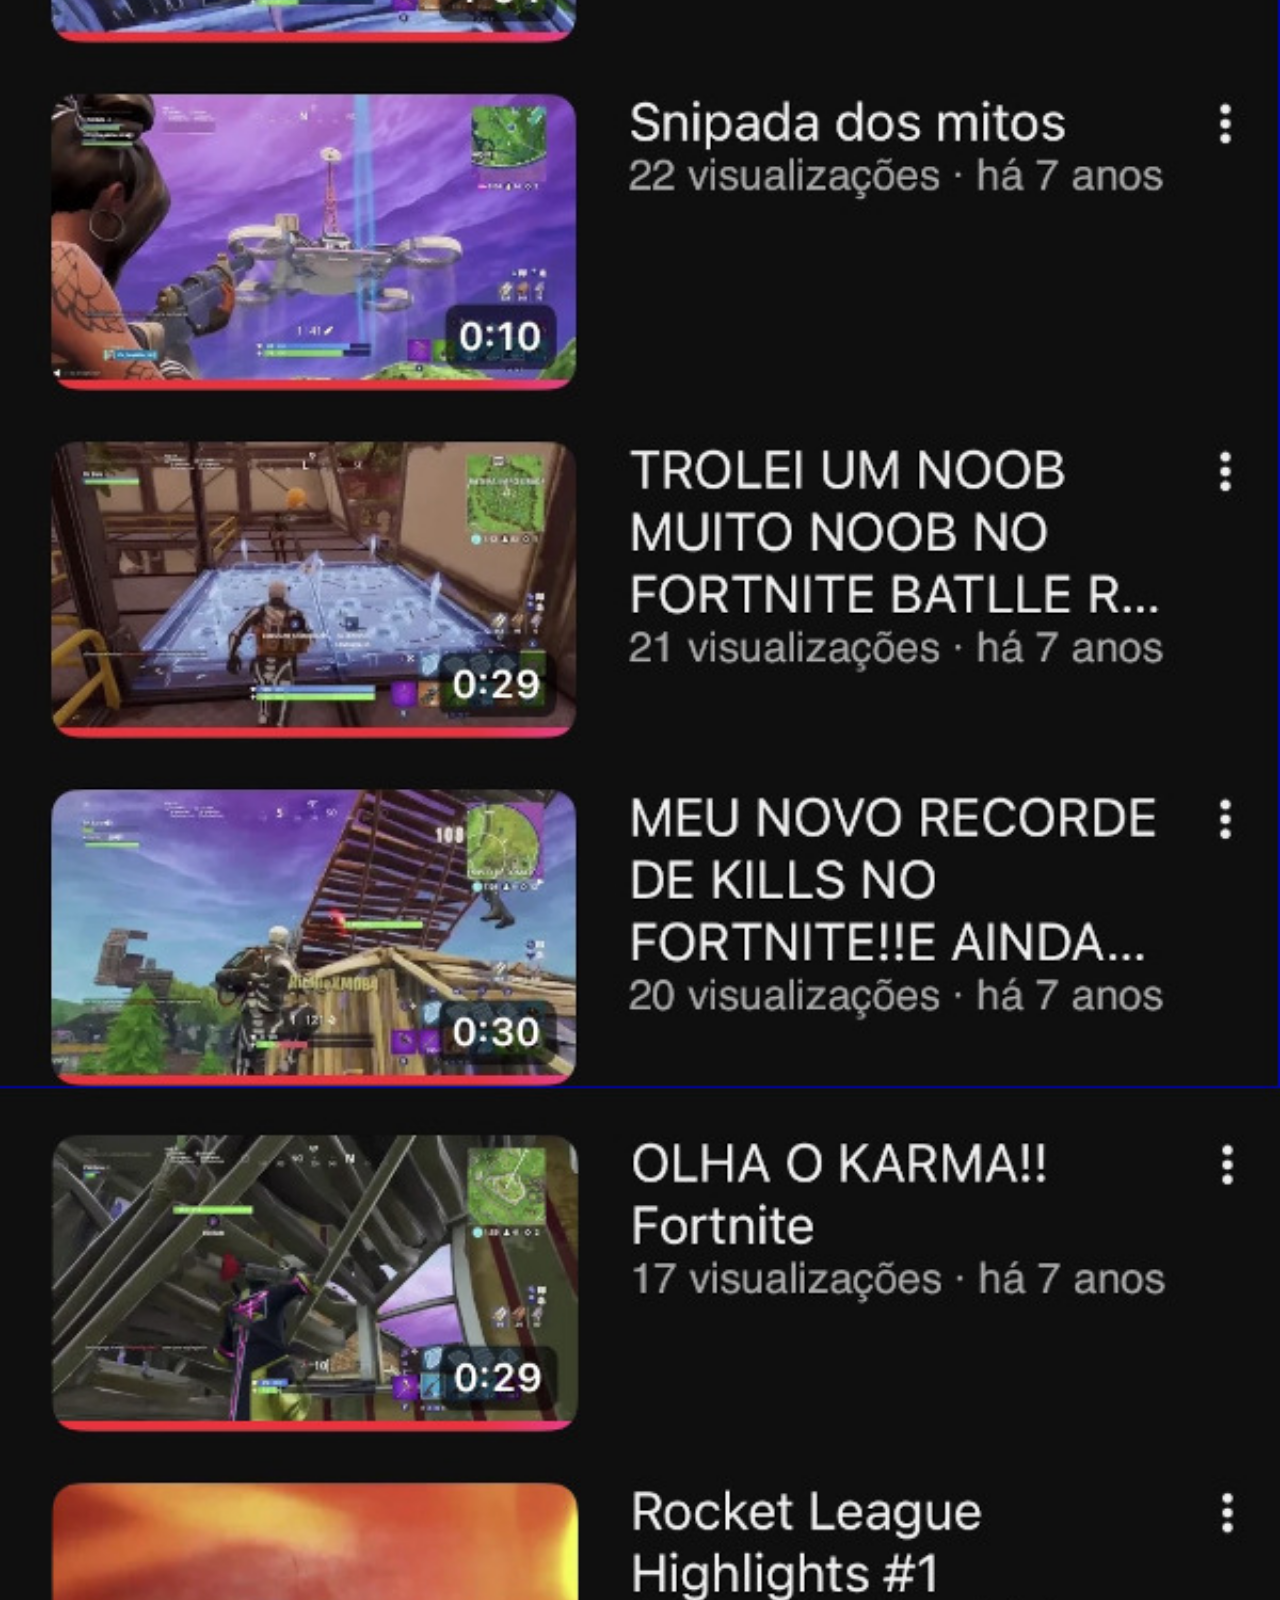
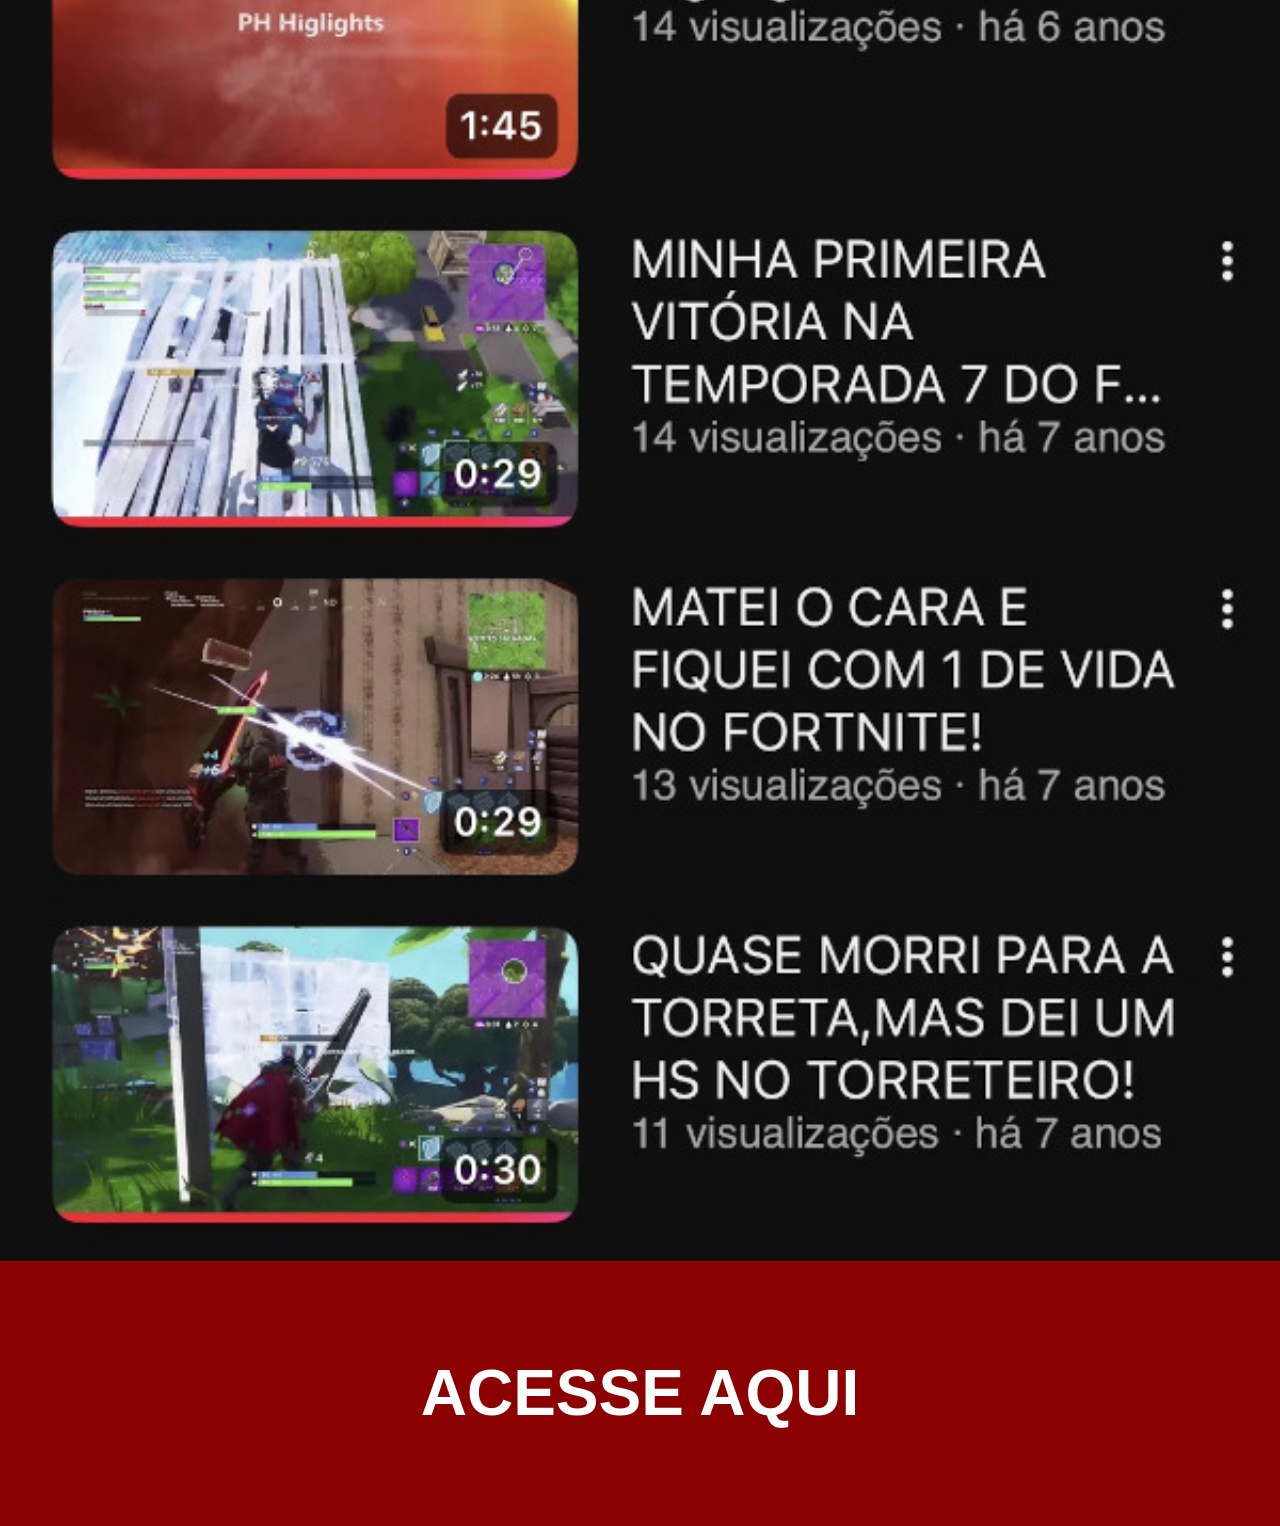
<file: pags/pag-yt.html>
<!DOCTYPE html>
<html lang="pt-br">
<head>
    <meta charset="UTF-8">
    <meta name="viewport" content="width=device-width, initial-scale=1.0">
    <link rel="stylesheet" href="../styles/pags.css">
    <title>Document</title>

    <style>

        a {
            background-color: darkred;
        }

        a:hover {
            background-color: red;
        }

    </style>

</head>
<body>
    <img src="../imagens/a-yt.jpg" alt="Tela YouTube">
    <a href="https://youtube.com/@pedro-km3pv?si=mazlsMAdoaoP7xdH" target="_blank" rel="external">ACESSE AQUI</a>
</body>
</html>
</file>
<file: styles/style.css>
@charset "UTF-8";

* {
    margin: 0;
    padding: 0;
}

html, body {
    height: 100vh;
    width: 100vw;
}

body {
    background-image: url("../imagens/fundo-madeira.jpg");
    background-size: cover;
    background-repeat: no-repeat;
    background-position: top center;
    background-attachment: fixed;
    background-color: black;
}

main {
    height: 100vh;
    position: relative;
}

#div-iphone {
    position: relative;
    top: 50px;
    width: fit-content;
    margin: auto;
}

#img-iphone {
    display: block;
}

#tela-home {
    position: absolute;
    display: block;
    width: 270px;
    height: 474px;
    bottom: 74px;
    left: 21px;
    border-radius: 2px 2px 2px 2px;
    
}

#div-iphone > iframe {
    position: absolute;
    width: 270px;
    height: 478px;
    bottom: 75px;
    left: 21px;
    z-index: 10;
}

iframe > img {
    width: 100%;
    height: 100%;
    object-fit: contain;
}

#div-botoes {
    position: relative;
    text-align: right;
    width: 99vw;
    bottom: 600px;
}

#div-botoes > a {
    display: inline-block;
    margin-bottom: 15px;
}

.botao {
    border-radius: 50%;
    width: clamp(30px, 10vw, 55px);
    box-shadow: 0px 0px 12px rgba(0, 0, 0, 0.448);
    transition: all 0.5s ease-in-out;
}

.botao:hover {
    border: 2px solid rgba(255, 255, 255, 0.495);
    box-sizing: border-box;
    transform: translate(-7px, -4px);
    box-shadow: 7px 4px 12px rgba(0, 0, 0, 0.448);
    
}
</file>
<file: styles/pags.css>
@charset "UTF-8";

* {
    margin: 0;
    padding: 0;
}

body {
    width: 100vw;
    background-color: black;
    background-size: cover;
    background-repeat: no-repeat;
    overflow: auto;
    height: 100%;
}

img {
    width: 100vw;
}

a {
    color: white;
    text-decoration: none;
    font-family: Arial, Helvetica, sans-serif;
    font-size: 5vw;
    background-color: #010409;
    text-align: center;
    padding: 1.5em;
    display: block;
    margin-top: -5px;
    font-weight: bold;
}

::-webkit-scrollbar {
    width: 0;
}
</file>
